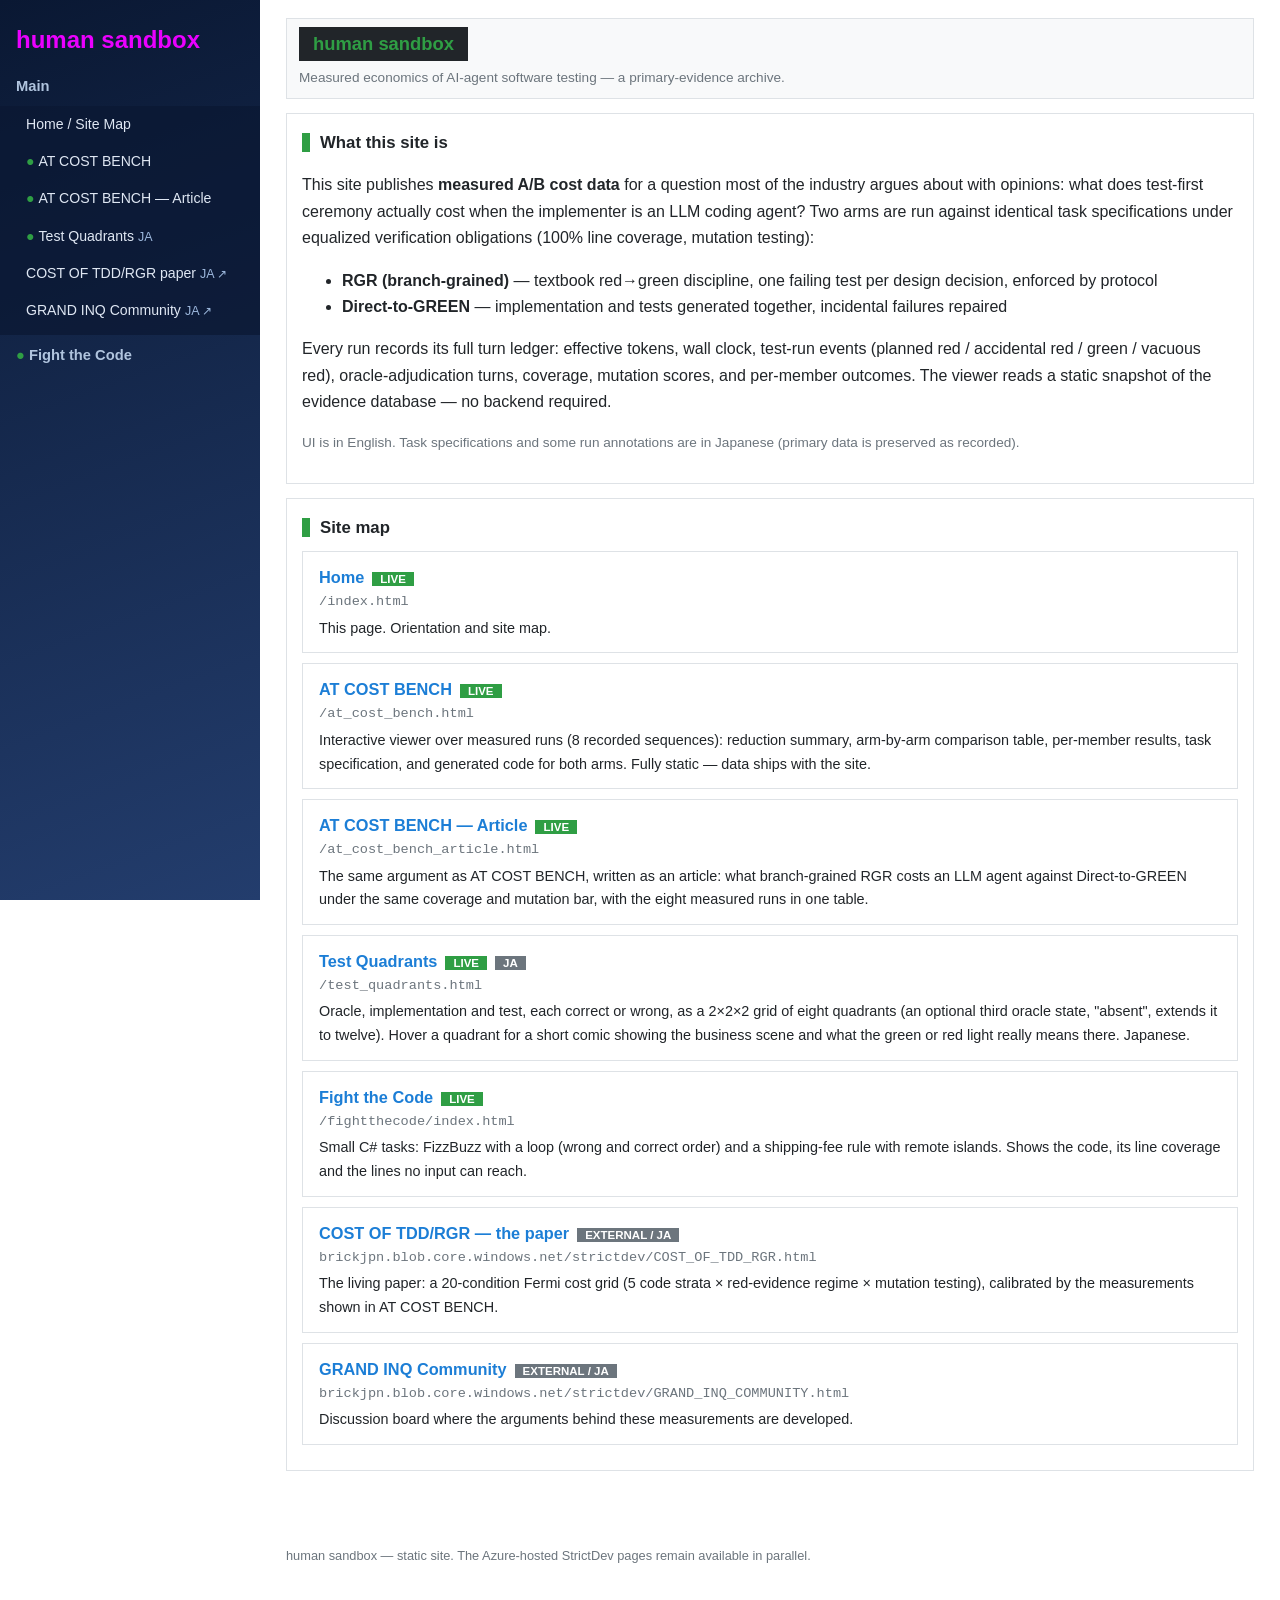
<file: index.html>
<!DOCTYPE html>
<html lang="en">
<head>
    <meta charset="UTF-8">
    <meta name="viewport" content="width=device-width, initial-scale=1.0">
    <title>human sandbox</title>
    <meta name="description" content="human sandbox — measured economics of AI-agent software testing. Primary-evidence archive of A/B cost measurements: branch-grained RGR (test-first discipline) versus direct-to-GREEN implementation by LLM coding agents.">
    <link rel="stylesheet" href="css/site.css">
</head>
<body>
    <div class="hamburger" id="hamburger">&#9776;</div>
    <nav class="sidebar" id="sidebar">
        <ul>
            <li><a href="index.html" class="logo">human sandbox</a></li>
            <li><a href="#" class="section-label">Main</a>
                <ul>
                    <li><a href="index.html">Home / Site Map</a></li>
                    <li><a href="at_cost_bench.html"><span class="dot-green">&#9679;</span>AT COST BENCH</a></li>
                    <li><a href="at_cost_bench_article.html"><span class="dot-green">&#9679;</span>AT COST BENCH &#8212; Article</a></li>
                    <li><a href="test_quadrants.html"><span class="dot-green">&#9679;</span>Test Quadrants<span class="ext">JA</span></a></li>
                    <li><a href="https://brickjpn.blob.core.windows.net/strictdev/COST_OF_TDD_RGR.html">COST OF TDD/RGR paper<span class="ext">JA &#8599;</span></a></li>
                    <li><a href="https://brickjpn.blob.core.windows.net/strictdev/GRAND_INQ_COMMUNITY.html">GRAND INQ Community<span class="ext">JA &#8599;</span></a></li>
                </ul>
            </li>
            <li><a href="fightthecode/" class="top-link"><span class="dot-green">&#9679;</span>Fight the Code</a></li>
        </ul>
    </nav>

    <main>
        <div class="header-section">
            <span class="header-title">human sandbox</span>
            <div class="header-sub">Measured economics of AI-agent software testing — a primary-evidence archive.</div>
        </div>

        <div class="section-card">
            <div class="section-title"><span class="accent-bar"></span>What this site is</div>
            <p>
                This site publishes <b>measured A/B cost data</b> for a question most of the industry argues about
                with opinions: what does test-first ceremony actually cost when the implementer is an LLM coding agent?
                Two arms are run against identical task specifications under equalized verification obligations
                (100% line coverage, mutation testing):
            </p>
            <ul>
                <li><b>RGR (branch-grained)</b> — textbook red&#8594;green discipline, one failing test per design decision, enforced by protocol</li>
                <li><b>Direct-to-GREEN</b> — implementation and tests generated together, incidental failures repaired</li>
            </ul>
            <p>
                Every run records its full turn ledger: effective tokens, wall clock, test-run events
                (planned red / accidental red / green / vacuous red), oracle-adjudication turns, coverage,
                mutation scores, and per-member outcomes. The viewer reads a static snapshot of the evidence
                database &#8212; no backend required.
            </p>
            <p class="header-sub">UI is in English. Task specifications and some run annotations are in Japanese (primary data is preserved as recorded).</p>
        </div>

        <div class="section-card">
            <div class="section-title"><span class="accent-bar"></span>Site map</div>
            <ul class="map-list">
                <li>
                    <div class="name"><a href="index.html">Home</a><span class="badge-live">LIVE</span></div>
                    <div class="path">/index.html</div>
                    <div class="desc">This page. Orientation and site map.</div>
                </li>
                <li>
                    <div class="name"><a href="at_cost_bench.html">AT COST BENCH</a><span class="badge-live">LIVE</span></div>
                    <div class="path">/at_cost_bench.html</div>
                    <div class="desc">
                        Interactive viewer over measured runs (8 recorded sequences): reduction summary,
                        arm-by-arm comparison table, per-member results, task specification, and generated code
                        for both arms. Fully static &#8212; data ships with the site.
                    </div>
                </li>
                <li>
                    <div class="name"><a href="at_cost_bench_article.html">AT COST BENCH &#8212; Article</a><span class="badge-live">LIVE</span></div>
                    <div class="path">/at_cost_bench_article.html</div>
                    <div class="desc">
                        The same argument as AT COST BENCH, written as an article: what branch-grained RGR costs an LLM agent
                        against Direct-to-GREEN under the same coverage and mutation bar, with the eight measured runs in one table.
                    </div>
                </li>
                <li>
                    <div class="name"><a href="test_quadrants.html">Test Quadrants</a><span class="badge-live">LIVE</span><span class="badge-ext">JA</span></div>
                    <div class="path">/test_quadrants.html</div>
                    <div class="desc">
                        Oracle, implementation and test, each correct or wrong, as a 2&#215;2&#215;2 grid of eight quadrants
                        (an optional third oracle state, "absent", extends it to twelve). Hover a quadrant for a short comic
                        showing the business scene and what the green or red light really means there. Japanese.
                    </div>
                </li>
                <li>
                    <div class="name"><a href="fightthecode/">Fight the Code</a><span class="badge-live">LIVE</span></div>
                    <div class="path">/fightthecode/index.html</div>
                    <div class="desc">
                        Small C# tasks: FizzBuzz with a loop (wrong and correct order) and a shipping-fee rule with remote
                        islands. Shows the code, its line coverage and the lines no input can reach.
                    </div>
                </li>
                <li>
                    <div class="name"><a href="https://brickjpn.blob.core.windows.net/strictdev/COST_OF_TDD_RGR.html">COST OF TDD/RGR &#8212; the paper</a><span class="badge-ext">EXTERNAL / JA</span></div>
                    <div class="path">brickjpn.blob.core.windows.net/strictdev/COST_OF_TDD_RGR.html</div>
                    <div class="desc">
                        The living paper: a 20-condition Fermi cost grid (5 code strata &#215; red-evidence regime &#215; mutation testing),
                        calibrated by the measurements shown in AT COST BENCH.
                    </div>
                </li>
                <li>
                    <div class="name"><a href="https://brickjpn.blob.core.windows.net/strictdev/GRAND_INQ_COMMUNITY.html">GRAND INQ Community</a><span class="badge-ext">EXTERNAL / JA</span></div>
                    <div class="path">brickjpn.blob.core.windows.net/strictdev/GRAND_INQ_COMMUNITY.html</div>
                    <div class="desc">Discussion board where the arguments behind these measurements are developed.</div>
                </li>
            </ul>
        </div>
    </main>

    <footer>
        human sandbox &#8212; static site. The Azure-hosted StrictDev pages remain available in parallel.
    </footer>

    <script>
        document.getElementById('hamburger').addEventListener('click', function () {
            document.getElementById('sidebar').classList.toggle('active');
        });
    </script>
</body>
</html>
</file>
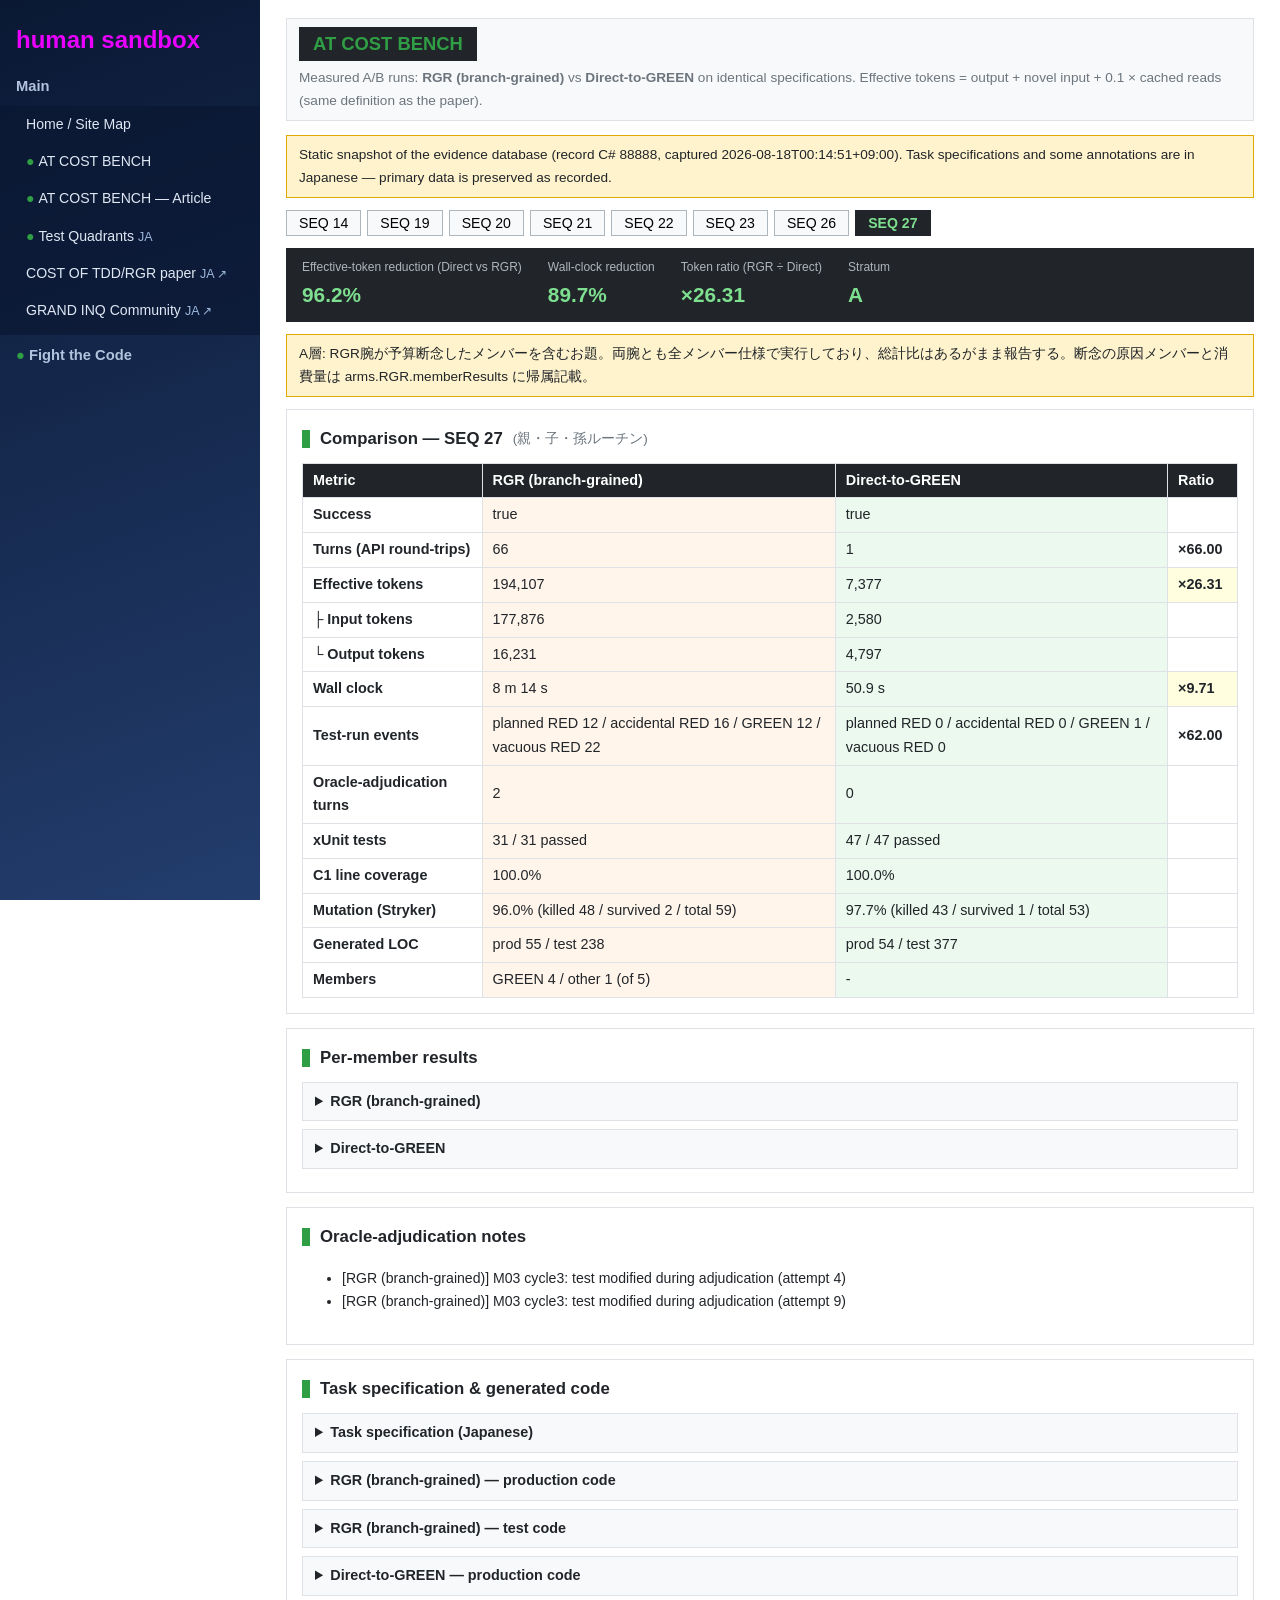
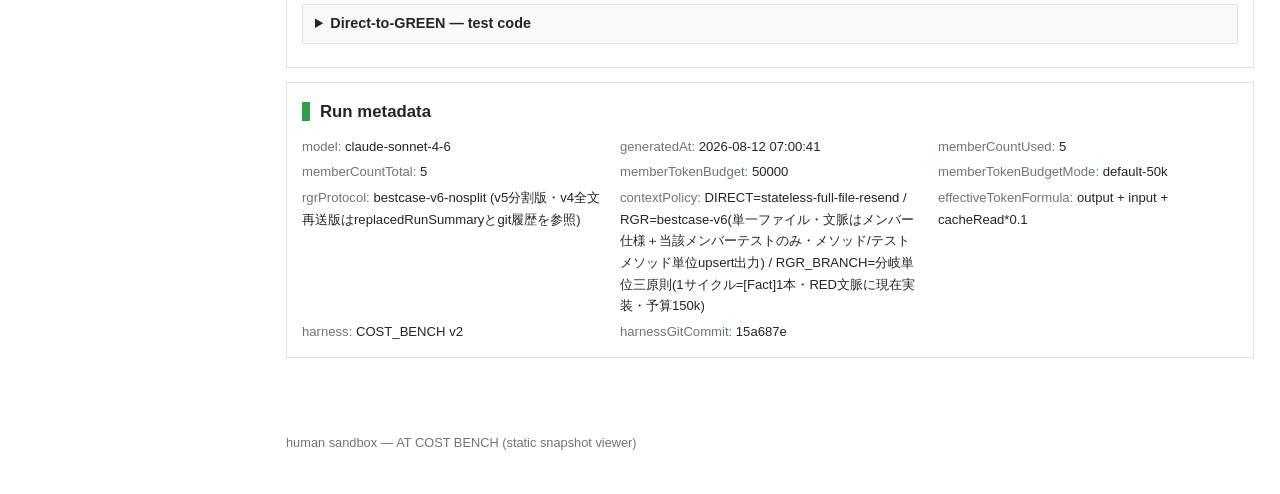
<file: at_cost_bench.html>
<!DOCTYPE html>
<html lang="en">
<head>
    <meta charset="UTF-8">
    <meta name="viewport" content="width=device-width, initial-scale=1.0">
    <title>AT COST BENCH — human sandbox</title>
    <meta name="description" content="AT COST BENCH: measured A/B cost comparison of branch-grained RGR (test-first) versus direct-to-GREEN implementation by LLM coding agents, with full turn ledgers, coverage and mutation scores.">
    <link rel="stylesheet" href="css/site.css">
</head>
<body>
    <div class="hamburger" id="hamburger">&#9776;</div>
    <nav class="sidebar" id="sidebar">
        <ul>
            <li><a href="index.html" class="logo">human sandbox</a></li>
            <li><a href="#" class="section-label">Main</a>
                <ul>
                    <li><a href="index.html">Home / Site Map</a></li>
                    <li><a href="at_cost_bench.html"><span class="dot-green">&#9679;</span>AT COST BENCH</a></li>
                    <li><a href="at_cost_bench_article.html"><span class="dot-green">&#9679;</span>AT COST BENCH &#8212; Article</a></li>
                    <li><a href="test_quadrants.html"><span class="dot-green">&#9679;</span>Test Quadrants<span class="ext">JA</span></a></li>
                    <li><a href="https://brickjpn.blob.core.windows.net/strictdev/COST_OF_TDD_RGR.html">COST OF TDD/RGR paper<span class="ext">JA &#8599;</span></a></li>
                    <li><a href="https://brickjpn.blob.core.windows.net/strictdev/GRAND_INQ_COMMUNITY.html">GRAND INQ Community<span class="ext">JA &#8599;</span></a></li>
                </ul>
            </li>
            <li><a href="fightthecode/" class="top-link"><span class="dot-green">&#9679;</span>Fight the Code</a></li>
        </ul>
    </nav>

    <main>
        <div class="header-section">
            <span class="header-title">AT COST BENCH</span>
            <div class="header-sub">
                Measured A/B runs: <b>RGR (branch-grained)</b> vs <b>Direct-to-GREEN</b> on identical specifications.
                Effective tokens = output + novel input + 0.1 &#215; cached reads (same definition as the paper).
            </div>
        </div>

        <div class="note-box">
            Static snapshot of the evidence database (<span id="snapshotInfo"></span>).
            Task specifications and some annotations are in Japanese &#8212; primary data is preserved as recorded.
        </div>

        <div class="seq-tabs" id="seqTabs"></div>

        <div id="content"></div>
    </main>

    <footer>human sandbox &#8212; AT COST BENCH (static snapshot viewer)</footer>

    <script src="data/cost_data.js"></script>
    <script>
    (function () {
        document.getElementById('hamburger').addEventListener('click', function () {
            document.getElementById('sidebar').classList.toggle('active');
        });

        var DATA = window.COST_DATA || { records: [] };
        var ARM_LABEL = { RGR_BRANCH: 'RGR (branch-grained)', RGR: 'RGR (function-grained)', DIRECT: 'Direct-to-GREEN' };
        var ARM_ORDER = ['RGR_BRANCH', 'RGR', 'DIRECT'];

        document.getElementById('snapshotInfo').textContent =
            'record ' + (DATA.recordId || '').trim() + ', captured ' + (DATA.snapshotAt || '?');

        function esc(s) {
            return String(s == null ? '' : s)
                .replace(/&/g, '&amp;').replace(/</g, '&lt;').replace(/>/g, '&gt;');
        }
        function fmtInt(v) {
            if (v == null || isNaN(v)) return '-';
            return Number(v).toLocaleString('en-US');
        }
        function fmtMs(ms) {
            if (ms == null || isNaN(ms)) return '-';
            var s = ms / 1000;
            if (s < 90) return s.toFixed(1) + ' s';
            var m = Math.floor(s / 60);
            return m + ' m ' + Math.round(s - m * 60) + ' s';
        }
        function fmtPct01(v) {
            if (v == null || isNaN(v)) return '-';
            return (v * 100).toFixed(1) + '%';
        }
        function ratioText(a, b) {
            if (a == null || b == null || !b || isNaN(a) || isNaN(b)) return '';
            return '×' + (a / b).toFixed(2);
        }
        function g(obj, path) {
            var cur = obj;
            for (var i = 0; i < path.length; i++) {
                if (cur == null) return null;
                cur = cur[path[i]];
            }
            return cur;
        }

        function armsOf(rec) {
            var arms = g(rec, ['cost', 'arms']) || {};
            var names = ARM_ORDER.filter(function (n) { return arms[n]; });
            Object.keys(arms).forEach(function (n) { if (names.indexOf(n) < 0) names.push(n); });
            return names;
        }

        function metricRow(label, arms, names, opts) {
            // opts: {value(arm), text(arm), ratio:boolean, hl:boolean}
            var tds = '';
            names.forEach(function (n) {
                var cls = (n === 'DIRECT' ? 'col-direct' : 'col-rgr') + (opts.num ? ' num' : '');
                tds += '<td class="' + cls + '">' + opts.text(arms[n], n) + '</td>';
            });
            var ratio = '';
            if (opts.ratio && names.length >= 2) {
                var first = opts.value(arms[names[0]]);
                var last = opts.value(arms['DIRECT'] || arms[names[names.length - 1]]);
                ratio = ratioText(first, last);
            }
            var hl = opts.hl ? ' hl' : '';
            return '<tr><th>' + label + '</th>' + tds +
                '<td class="col-ratio' + hl + '">' + ratio + '</td></tr>';
        }

        function eventText(a) {
            var ev = g(a, ['testRunEvents']) || {};
            return 'planned RED ' + fmtInt(ev.plannedRed) + ' / accidental RED ' + fmtInt(ev.accidentalRed) +
                   ' / GREEN ' + fmtInt(ev.green) + ' / vacuous RED ' + fmtInt(ev.vacuousRed);
        }

        function memberSummary(a) {
            var ms = g(a, ['memberResults']) || [];
            if (!ms.length) return '-';
            var green = ms.filter(function (m) { return m.status === 'GREEN'; }).length;
            return 'GREEN ' + green + ' / other ' + (ms.length - green) + ' (of ' + ms.length + ')';
        }

        function memberTable(a) {
            var ms = g(a, ['memberResults']) || [];
            if (!ms.length) return '<p>-</p>';
            var rows = ms.map(function (m) {
                var cls = m.status === 'GREEN' ? 'status-green' : 'status-other';
                return '<tr><td>' + esc(m.label) + '</td><td class="' + cls + '">' + esc(m.status) +
                    '</td><td class="num">' + fmtInt(m.turns) + '</td><td class="num">' + fmtInt(m.effTokens) +
                    '</td><td>' + esc(m.note || '') + '</td></tr>';
            }).join('');
            return '<table class="members"><thead><tr><th>Member</th><th>Status</th><th>Turns</th><th>Eff. tokens</th><th>Note</th></tr></thead><tbody>' +
                rows + '</tbody></table>';
        }

        function render(rec) {
            var cost = rec.cost || {};
            var meta = cost.meta || {};
            var cmp = cost.comparison || {};
            var arms = cost.arms || {};
            var names = armsOf(rec);
            var html = '';

            // --- banner ---
            var banner = [];
            if (cmp.effectiveTokenReductionPct != null) banner.push(['Effective-token reduction (Direct vs RGR)', cmp.effectiveTokenReductionPct + '%']);
            if (cmp.wallClockReductionPct != null) banner.push(['Wall-clock reduction', cmp.wallClockReductionPct + '%']);
            if (cmp.branchVsDirectEffectiveTokenRatio != null) banner.push(['Token ratio (RGR &#247; Direct)', '×' + cmp.branchVsDirectEffectiveTokenRatio]);
            if (cmp.spikeStratum) banner.push(['Stratum', esc(cmp.spikeStratum)]);
            if (banner.length) {
                html += '<div class="reduction-banner">' + banner.map(function (b) {
                    return '<div><div class="metric-label">' + b[0] + '</div><div class="metric-value">' + b[1] + '</div></div>';
                }).join('') + '</div>';
            }
            if (cmp.spikeStratumNote) {
                html += '<div class="note-box">' + esc(cmp.spikeStratumNote) + '</div>';
            }

            // --- comparison table ---
            var head = '<tr><th style="min-width:150px;">Metric</th>' + names.map(function (n) {
                return '<th class="' + (n === 'DIRECT' ? 'col-direct' : 'col-rgr') + '" style="min-width:150px;">' + (ARM_LABEL[n] || n) + '</th>';
            }).join('') + '<th style="min-width:70px;">Ratio</th></tr>';

            var rows = '';
            rows += metricRow('Success', arms, names, {
                text: function (a) { return a && a.success ? 'true' : 'false'; },
                value: function () { return null; }, ratio: false
            });
            rows += metricRow('Turns (API round-trips)', arms, names, {
                num: true,
                text: function (a) { return fmtInt(g(a, ['turns'])); },
                value: function (a) { return g(a, ['turns']); }, ratio: true
            });
            rows += metricRow('Effective tokens', arms, names, {
                num: true, hl: true,
                text: function (a) { return fmtInt(g(a, ['tokens', 'effective'])); },
                value: function (a) { return g(a, ['tokens', 'effective']); }, ratio: true
            });
            rows += metricRow('&#9500; Input tokens', arms, names, {
                num: true,
                text: function (a) { return fmtInt(g(a, ['tokens', 'input'])); },
                value: function () { return null; }, ratio: false
            });
            rows += metricRow('&#9492; Output tokens', arms, names, {
                num: true,
                text: function (a) { return fmtInt(g(a, ['tokens', 'output'])); },
                value: function () { return null; }, ratio: false
            });
            rows += metricRow('Wall clock', arms, names, {
                num: true, hl: true,
                text: function (a) {
                    var base = fmtMs(g(a, ['wallClockMs']));
                    var withStr = g(a, ['wallClockMsWithStryker']);
                    return withStr ? base + '<br><span style="color:#6c757d;font-size:0.8em;">incl. Stryker: ' + fmtMs(withStr) + '</span>' : base;
                },
                value: function (a) { return g(a, ['wallClockMs']); }, ratio: true
            });
            rows += metricRow('Test-run events', arms, names, {
                text: function (a) { return eventText(a); },
                value: function (a) { return g(a, ['testRunEvents', 'total']); }, ratio: true
            });
            rows += metricRow('Oracle-adjudication turns', arms, names, {
                num: true,
                text: function (a) { return fmtInt(g(a, ['testAdjudication', 'turns'])); },
                value: function () { return null; }, ratio: false
            });
            rows += metricRow('xUnit tests', arms, names, {
                text: function (a) {
                    var x = g(a, ['xunit']) || {};
                    return fmtInt(x.passed) + ' / ' + fmtInt(x.total) + ' passed';
                },
                value: function () { return null; }, ratio: false
            });
            rows += metricRow('C1 line coverage', arms, names, {
                text: function (a) { return fmtPct01(g(a, ['xunit', 'coverageLineRate'])); },
                value: function () { return null; }, ratio: false
            });
            rows += metricRow('Mutation (Stryker)', arms, names, {
                text: function (a) {
                    var s = g(a, ['stryker']) || {};
                    if (!s.executed) return '-';
                    return fmtPct01(s.mutationScore) + ' (killed ' + fmtInt(s.killed) + ' / survived ' + fmtInt(s.survived) + ' / total ' + fmtInt(s.totalMutants) + ')';
                },
                value: function () { return null; }, ratio: false
            });
            rows += metricRow('Generated LOC', arms, names, {
                text: function (a) {
                    var l = g(a, ['loc']) || {};
                    return 'prod ' + fmtInt(l.production) + ' / test ' + fmtInt(l.test);
                },
                value: function () { return null; }, ratio: false
            });
            rows += metricRow('Members', arms, names, {
                text: function (a) { return memberSummary(a); },
                value: function () { return null; }, ratio: false
            });

            html += '<div class="section-card"><div class="section-title"><span class="accent-bar"></span>Comparison &#8212; SEQ ' +
                rec.seq + (rec.roughType ? ' <span style="font-weight:400;color:#6c757d;font-size:0.85rem;">(' + esc(rec.roughType) + ')</span>' : '') +
                '</div><div style="overflow-x:auto;"><table class="compare"><thead>' + head + '</thead><tbody>' + rows + '</tbody></table></div></div>';

            // --- per-arm member details ---
            html += '<div class="section-card"><div class="section-title"><span class="accent-bar"></span>Per-member results</div>';
            names.forEach(function (n) {
                html += '<details><summary>' + (ARM_LABEL[n] || n) + '</summary><div style="padding:8px 12px;">' + memberTable(arms[n]) + '</div></details>';
            });
            html += '</div>';

            // --- adjudication notes ---
            var adjNotes = [];
            names.forEach(function (n) {
                (g(arms[n], ['testAdjudication', 'notes']) || []).forEach(function (t) { adjNotes.push('[' + (ARM_LABEL[n] || n) + '] ' + t); });
            });
            if (adjNotes.length) {
                html += '<div class="section-card"><div class="section-title"><span class="accent-bar"></span>Oracle-adjudication notes</div><ul>' +
                    adjNotes.map(function (t) { return '<li style="font-size:0.88rem;">' + esc(t) + '</li>'; }).join('') + '</ul></div>';
            }

            // --- spec & code ---
            html += '<div class="section-card"><div class="section-title"><span class="accent-bar"></span>Task specification &amp; generated code</div>';
            html += '<details><summary>Task specification (Japanese)</summary><pre class="plain">' + esc(rec.spec) + '</pre></details>';
            names.forEach(function (n) {
                var a = arms[n] || {};
                if (a.productionCode) html += '<details><summary>' + (ARM_LABEL[n] || n) + ' &#8212; production code</summary><pre>' + esc(a.productionCode) + '</pre></details>';
                if (a.testCode) html += '<details><summary>' + (ARM_LABEL[n] || n) + ' &#8212; test code</summary><pre>' + esc(a.testCode) + '</pre></details>';
            });
            html += '</div>';

            // --- meta ---
            var metaKeys = ['model', 'generatedAt', 'memberCountUsed', 'memberCountTotal', 'memberTokenBudget',
                            'memberTokenBudgetMode', 'branchCycleTokenBudget', 'rgrProtocol', 'contextPolicy',
                            'effectiveTokenFormula', 'mutationPolicy', 'harness', 'harnessGitCommit'];
            var metaHtml = metaKeys.filter(function (k) { return meta[k] != null; }).map(function (k) {
                return '<div><span class="k">' + k + ':</span> ' + esc(String(meta[k]).slice(0, 300)) + '</div>';
            }).join('');
            if (metaHtml) {
                html += '<div class="section-card"><div class="section-title"><span class="accent-bar"></span>Run metadata</div><div class="meta-grid">' + metaHtml + '</div></div>';
            }

            document.getElementById('content').innerHTML = html;
        }

        // --- tabs ---
        var tabs = document.getElementById('seqTabs');
        var records = DATA.records || [];
        if (!records.length) {
            document.getElementById('content').innerHTML =
                '<div class="note-box"><b>Data script did not load.</b> ' +
                'If you opened this page via <code>file://</code>, your browser may be blocking local script files ' +
                '(data/cost_data.js). Either open the hosted site, or serve this folder locally:' +
                '<pre style="background:#212529;color:#7ddf8f;padding:8px 12px;margin:8px 0 0;">python -m http.server 8123</pre>' +
                'then visit <code>http://localhost:8123/at_cost_bench.html</code></div>';
            return;
        }
        var current = null;
        function select(seq) {
            current = seq;
            Array.prototype.forEach.call(tabs.children, function (b) {
                b.classList.toggle('active', Number(b.dataset.seq) === seq);
            });
            var rec = records.filter(function (r) { return r.seq === seq; })[0];
            if (rec) render(rec);
            try {
                if (history.replaceState) history.replaceState(null, '', '#seq' + seq);
            } catch (e) { /* file:// では replaceState が拒否されるブラウザがある */ }
        }
        records.forEach(function (r) {
            var b = document.createElement('button');
            b.textContent = 'SEQ ' + r.seq;
            b.dataset.seq = r.seq;
            b.addEventListener('click', function () { select(r.seq); });
            tabs.appendChild(b);
        });
        var initial = records[records.length - 1].seq;
        var m = location.hash.match(/^#seq(\d+)$/);
        if (m && records.some(function (r) { return r.seq === Number(m[1]); })) initial = Number(m[1]);
        select(initial);
    })();
    </script>
</body>
</html>
</file>
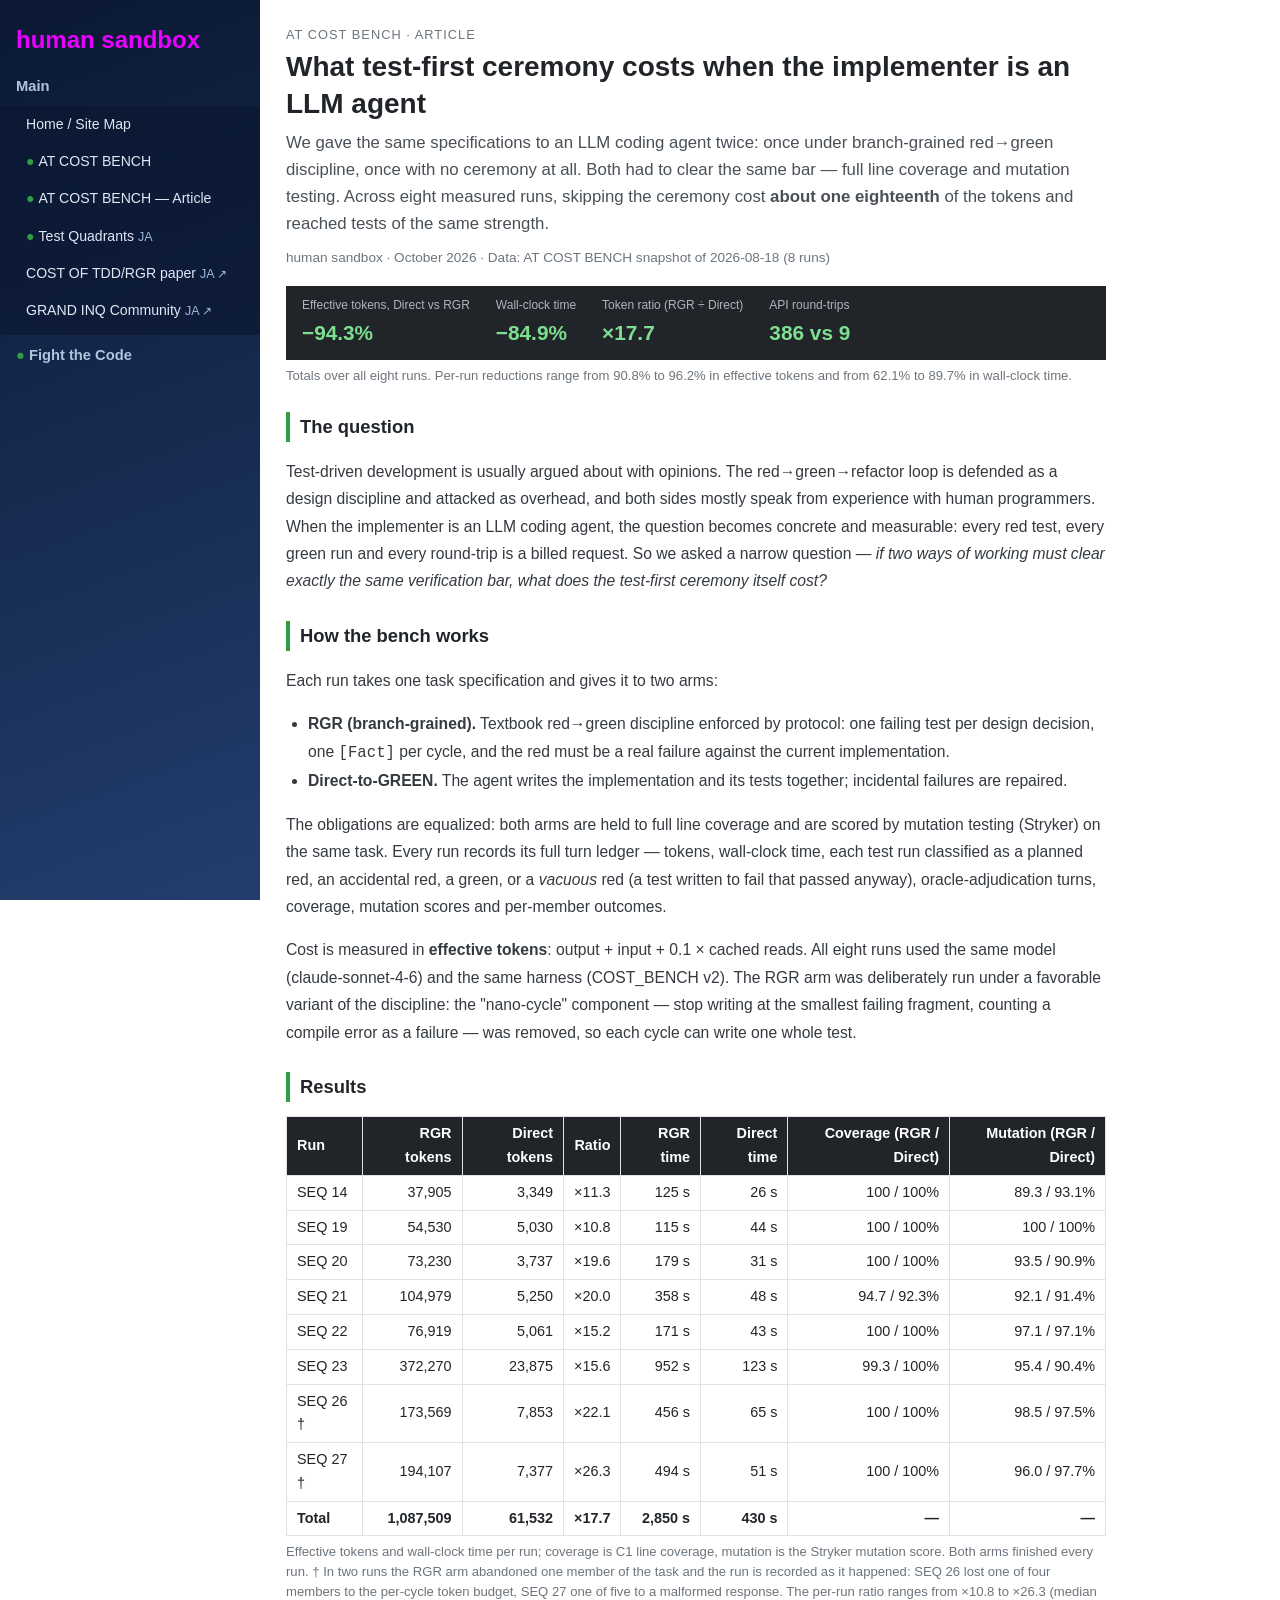
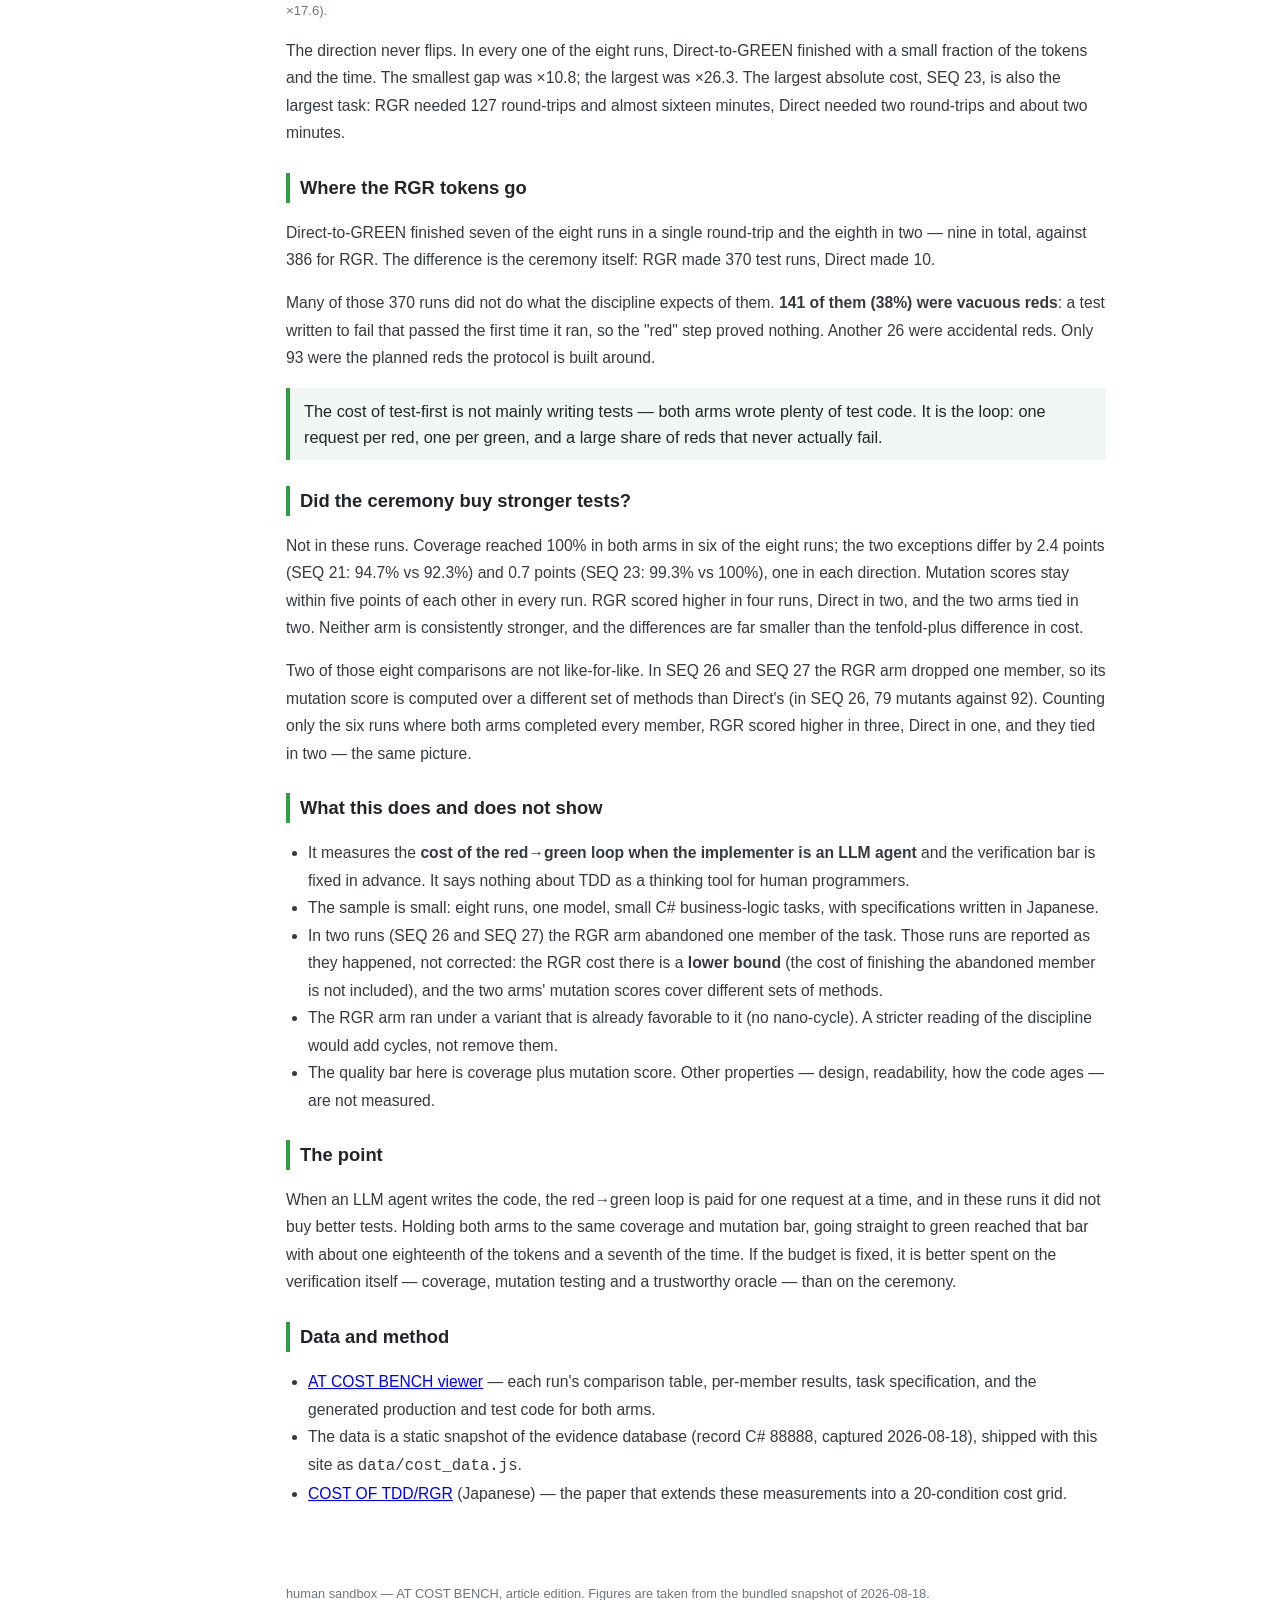
<file: at_cost_bench_article.html>
<!DOCTYPE html>
<html lang="en">
<head>
    <meta charset="UTF-8">
    <meta name="viewport" content="width=device-width, initial-scale=1.0">
    <title>What Test-First Ceremony Costs an LLM Agent — human sandbox</title>
    <meta name="description" content="An article on the AT COST BENCH measurements: across eight A/B runs on identical specifications, Direct-to-GREEN reached the same verification bar as branch-grained RGR with 94% fewer effective tokens and 85% less wall-clock time.">
    <link rel="stylesheet" href="css/site.css">
    <style>
        article.essay { max-width: 820px; }
        article.essay .kicker { color: #6c757d; font-size: 0.8rem; letter-spacing: 0.08em; text-transform: uppercase; margin: 6px 0 2px; }
        article.essay h1 { font-size: 1.75rem; line-height: 1.3; margin: 4px 0 8px; color: #212529; }
        article.essay .dek { font-size: 1.05rem; color: #495057; line-height: 1.6; margin: 0 0 10px; }
        article.essay .byline { color: #6c757d; font-size: 0.85rem; margin-bottom: 16px; }
        article.essay h2 { font-size: 1.15rem; margin: 26px 0 8px; color: #212529; border-left: 4px solid #2f9e44; padding-left: 10px; }
        article.essay p, article.essay li { line-height: 1.75; font-size: 0.98rem; color: #343a40; }
        article.essay ul { padding-left: 22px; }
        article.essay .figure { margin: 14px 0 6px; overflow-x: auto; }
        article.essay .caption { color: #6c757d; font-size: 0.82rem; margin: 4px 0 14px; line-height: 1.5; }
        article.essay table.compare td.num, article.essay table.compare th.num { text-align: right; font-variant-numeric: tabular-nums; }
        article.essay .pull { border-left: 4px solid #2f9e44; background: #f1f8f3; padding: 10px 14px; margin: 16px 0; font-size: 1.02rem; line-height: 1.6; color: #212529; }
        article.essay .reduction-banner { margin: 14px 0 6px; }
    </style>
</head>
<body>
    <div class="hamburger" id="hamburger">&#9776;</div>
    <nav class="sidebar" id="sidebar">
        <ul>
            <li><a href="index.html" class="logo">human sandbox</a></li>
            <li><a href="#" class="section-label">Main</a>
                <ul>
                    <li><a href="index.html">Home / Site Map</a></li>
                    <li><a href="at_cost_bench.html"><span class="dot-green">&#9679;</span>AT COST BENCH</a></li>
                    <li><a href="at_cost_bench_article.html"><span class="dot-green">&#9679;</span>AT COST BENCH &#8212; Article</a></li>
                    <li><a href="test_quadrants.html"><span class="dot-green">&#9679;</span>Test Quadrants<span class="ext">JA</span></a></li>
                    <li><a href="https://brickjpn.blob.core.windows.net/strictdev/COST_OF_TDD_RGR.html">COST OF TDD/RGR paper<span class="ext">JA &#8599;</span></a></li>
                    <li><a href="https://brickjpn.blob.core.windows.net/strictdev/GRAND_INQ_COMMUNITY.html">GRAND INQ Community<span class="ext">JA &#8599;</span></a></li>
                </ul>
            </li>
            <li><a href="fightthecode/" class="top-link"><span class="dot-green">&#9679;</span>Fight the Code</a></li>
        </ul>
    </nav>

    <main>
        <article class="essay">
            <div class="kicker">AT COST BENCH &middot; Article</div>
            <h1>What test-first ceremony costs when the implementer is an LLM agent</h1>
            <p class="dek">
                We gave the same specifications to an LLM coding agent twice: once under branch-grained red&#8594;green discipline,
                once with no ceremony at all. Both had to clear the same bar &#8212; full line coverage and mutation testing.
                Across eight measured runs, skipping the ceremony cost <b>about one eighteenth</b> of the tokens and reached
                tests of the same strength.
            </p>
            <div class="byline">human sandbox &middot; October 2026 &middot; Data: AT COST BENCH snapshot of 2026-08-18 (8 runs)</div>

            <div class="reduction-banner">
                <div><div class="metric-label">Effective tokens, Direct vs RGR</div><div class="metric-value">&minus;94.3%</div></div>
                <div><div class="metric-label">Wall-clock time</div><div class="metric-value">&minus;84.9%</div></div>
                <div><div class="metric-label">Token ratio (RGR &#247; Direct)</div><div class="metric-value">&times;17.7</div></div>
                <div><div class="metric-label">API round-trips</div><div class="metric-value">386 vs 9</div></div>
            </div>
            <div class="caption">Totals over all eight runs. Per-run reductions range from 90.8% to 96.2% in effective tokens and from 62.1% to 89.7% in wall-clock time.</div>

            <h2>The question</h2>
            <p>
                Test-driven development is usually argued about with opinions. The red&#8594;green&#8594;refactor loop is defended as a design
                discipline and attacked as overhead, and both sides mostly speak from experience with human programmers.
                When the implementer is an LLM coding agent, the question becomes concrete and measurable: every red test,
                every green run and every round-trip is a billed request. So we asked a narrow question &#8212;
                <i>if two ways of working must clear exactly the same verification bar, what does the test-first ceremony itself cost?</i>
            </p>

            <h2>How the bench works</h2>
            <p>Each run takes one task specification and gives it to two arms:</p>
            <ul>
                <li><b>RGR (branch-grained).</b> Textbook red&#8594;green discipline enforced by protocol: one failing test per design decision,
                    one <code>[Fact]</code> per cycle, and the red must be a real failure against the current implementation.</li>
                <li><b>Direct-to-GREEN.</b> The agent writes the implementation and its tests together; incidental failures are repaired.</li>
            </ul>
            <p>
                The obligations are equalized: both arms are held to full line coverage and are scored by mutation testing (Stryker)
                on the same task. Every run records its full turn ledger &#8212; tokens, wall-clock time, each test run classified as a
                planned red, an accidental red, a green, or a <i>vacuous</i> red (a test written to fail that passed anyway),
                oracle-adjudication turns, coverage, mutation scores and per-member outcomes.
            </p>
            <p>
                Cost is measured in <b>effective tokens</b>: output + input + 0.1 &times; cached reads. All eight runs used the same model
                (claude-sonnet-4-6) and the same harness (COST_BENCH v2). The RGR arm was deliberately run under a favorable variant
                of the discipline: the "nano-cycle" component &#8212; stop writing at the smallest failing fragment, counting a compile
                error as a failure &#8212; was removed, so each cycle can write one whole test.
            </p>

            <h2>Results</h2>
            <div class="figure">
                <table class="compare">
                    <thead>
                        <tr>
                            <th>Run</th>
                            <th class="num">RGR tokens</th>
                            <th class="num">Direct tokens</th>
                            <th class="num">Ratio</th>
                            <th class="num">RGR time</th>
                            <th class="num">Direct time</th>
                            <th class="num">Coverage (RGR / Direct)</th>
                            <th class="num">Mutation (RGR / Direct)</th>
                        </tr>
                    </thead>
                    <tbody>
                        <tr><td>SEQ 14</td><td class="num">37,905</td><td class="num">3,349</td><td class="num">&times;11.3</td><td class="num">125 s</td><td class="num">26 s</td><td class="num">100 / 100%</td><td class="num">89.3 / 93.1%</td></tr>
                        <tr><td>SEQ 19</td><td class="num">54,530</td><td class="num">5,030</td><td class="num">&times;10.8</td><td class="num">115 s</td><td class="num">44 s</td><td class="num">100 / 100%</td><td class="num">100 / 100%</td></tr>
                        <tr><td>SEQ 20</td><td class="num">73,230</td><td class="num">3,737</td><td class="num">&times;19.6</td><td class="num">179 s</td><td class="num">31 s</td><td class="num">100 / 100%</td><td class="num">93.5 / 90.9%</td></tr>
                        <tr><td>SEQ 21</td><td class="num">104,979</td><td class="num">5,250</td><td class="num">&times;20.0</td><td class="num">358 s</td><td class="num">48 s</td><td class="num">94.7 / 92.3%</td><td class="num">92.1 / 91.4%</td></tr>
                        <tr><td>SEQ 22</td><td class="num">76,919</td><td class="num">5,061</td><td class="num">&times;15.2</td><td class="num">171 s</td><td class="num">43 s</td><td class="num">100 / 100%</td><td class="num">97.1 / 97.1%</td></tr>
                        <tr><td>SEQ 23</td><td class="num">372,270</td><td class="num">23,875</td><td class="num">&times;15.6</td><td class="num">952 s</td><td class="num">123 s</td><td class="num">99.3 / 100%</td><td class="num">95.4 / 90.4%</td></tr>
                        <tr><td>SEQ 26 &#8224;</td><td class="num">173,569</td><td class="num">7,853</td><td class="num">&times;22.1</td><td class="num">456 s</td><td class="num">65 s</td><td class="num">100 / 100%</td><td class="num">98.5 / 97.5%</td></tr>
                        <tr><td>SEQ 27 &#8224;</td><td class="num">194,107</td><td class="num">7,377</td><td class="num">&times;26.3</td><td class="num">494 s</td><td class="num">51 s</td><td class="num">100 / 100%</td><td class="num">96.0 / 97.7%</td></tr>
                        <tr><th>Total</th><th class="num">1,087,509</th><th class="num">61,532</th><th class="num">&times;17.7</th><th class="num">2,850 s</th><th class="num">430 s</th><th class="num">&#8212;</th><th class="num">&#8212;</th></tr>
                    </tbody>
                </table>
            </div>
            <div class="caption">
                Effective tokens and wall-clock time per run; coverage is C1 line coverage, mutation is the Stryker mutation score.
                Both arms finished every run. &#8224; In two runs the RGR arm abandoned one member of the task and the run is
                recorded as it happened: SEQ 26 lost one of four members to the per-cycle token budget, SEQ 27 one of five to a
                malformed response. The per-run ratio ranges from &times;10.8 to &times;26.3 (median &times;17.6).
            </div>
            <p>
                The direction never flips. In every one of the eight runs, Direct-to-GREEN finished with a small fraction of the tokens and
                the time. The smallest gap was &times;10.8; the largest was &times;26.3. The largest absolute cost, SEQ 23, is also the
                largest task: RGR needed 127 round-trips and almost sixteen minutes, Direct needed two round-trips and about two minutes.
            </p>

            <h2>Where the RGR tokens go</h2>
            <p>
                Direct-to-GREEN finished seven of the eight runs in a single round-trip and the eighth in two &#8212; nine in total, against
                386 for RGR. The difference is the ceremony itself: RGR made 370 test runs, Direct made 10.
            </p>
            <p>
                Many of those 370 runs did not do what the discipline expects of them. <b>141 of them (38%) were vacuous reds</b>:
                a test written to fail that passed the first time it ran, so the "red" step proved nothing. Another 26 were accidental
                reds. Only 93 were the planned reds the protocol is built around.
            </p>
            <div class="pull">
                The cost of test-first is not mainly writing tests &#8212; both arms wrote plenty of test code. It is the loop:
                one request per red, one per green, and a large share of reds that never actually fail.
            </div>

            <h2>Did the ceremony buy stronger tests?</h2>
            <p>
                Not in these runs. Coverage reached 100% in both arms in six of the eight runs; the two exceptions differ by
                2.4 points (SEQ 21: 94.7% vs 92.3%) and 0.7 points (SEQ 23: 99.3% vs 100%), one in each direction.
                Mutation scores stay within five points of each other in every run. RGR scored higher in four runs, Direct in two,
                and the two arms tied in two. Neither arm is consistently stronger, and the differences are far smaller than the
                tenfold-plus difference in cost.
            </p>
            <p>
                Two of those eight comparisons are not like-for-like. In SEQ 26 and SEQ 27 the RGR arm dropped one member, so its
                mutation score is computed over a different set of methods than Direct's (in SEQ 26, 79 mutants against 92).
                Counting only the six runs where both arms completed every member, RGR scored higher in three, Direct in one,
                and they tied in two &#8212; the same picture.
            </p>

            <h2>What this does and does not show</h2>
            <ul>
                <li>It measures the <b>cost of the red&#8594;green loop when the implementer is an LLM agent</b> and the verification bar is
                    fixed in advance. It says nothing about TDD as a thinking tool for human programmers.</li>
                <li>The sample is small: eight runs, one model, small C# business-logic tasks, with specifications written in Japanese.</li>
                <li>In two runs (SEQ 26 and SEQ 27) the RGR arm abandoned one member of the task. Those runs are reported as they
                    happened, not corrected: the RGR cost there is a <b>lower bound</b> (the cost of finishing the abandoned member is
                    not included), and the two arms' mutation scores cover different sets of methods.</li>
                <li>The RGR arm ran under a variant that is already favorable to it (no nano-cycle). A stricter reading of the
                    discipline would add cycles, not remove them.</li>
                <li>The quality bar here is coverage plus mutation score. Other properties &#8212; design, readability, how the code
                    ages &#8212; are not measured.</li>
            </ul>

            <h2>The point</h2>
            <p>
                When an LLM agent writes the code, the red&#8594;green loop is paid for one request at a time, and in these runs it did not
                buy better tests. Holding both arms to the same coverage and mutation bar, going straight to green reached that bar with
                about one eighteenth of the tokens and a seventh of the time. If the budget is fixed, it is better spent on the
                verification itself &#8212; coverage, mutation testing and a trustworthy oracle &#8212; than on the ceremony.
            </p>

            <h2>Data and method</h2>
            <ul>
                <li><a href="at_cost_bench.html">AT COST BENCH viewer</a> &#8212; each run's comparison table, per-member results,
                    task specification, and the generated production and test code for both arms.</li>
                <li>The data is a static snapshot of the evidence database (record C# 88888, captured 2026-08-18), shipped with this site as
                    <code>data/cost_data.js</code>.</li>
                <li><a href="https://brickjpn.blob.core.windows.net/strictdev/COST_OF_TDD_RGR.html">COST OF TDD/RGR</a> (Japanese) &#8212;
                    the paper that extends these measurements into a 20-condition cost grid.</li>
            </ul>
        </article>
    </main>

    <footer>human sandbox &#8212; AT COST BENCH, article edition. Figures are taken from the bundled snapshot of 2026-08-18.</footer>

    <script>
        document.getElementById('hamburger').addEventListener('click', function () {
            document.getElementById('sidebar').classList.toggle('active');
        });
    </script>
</body>
</html>
</file>
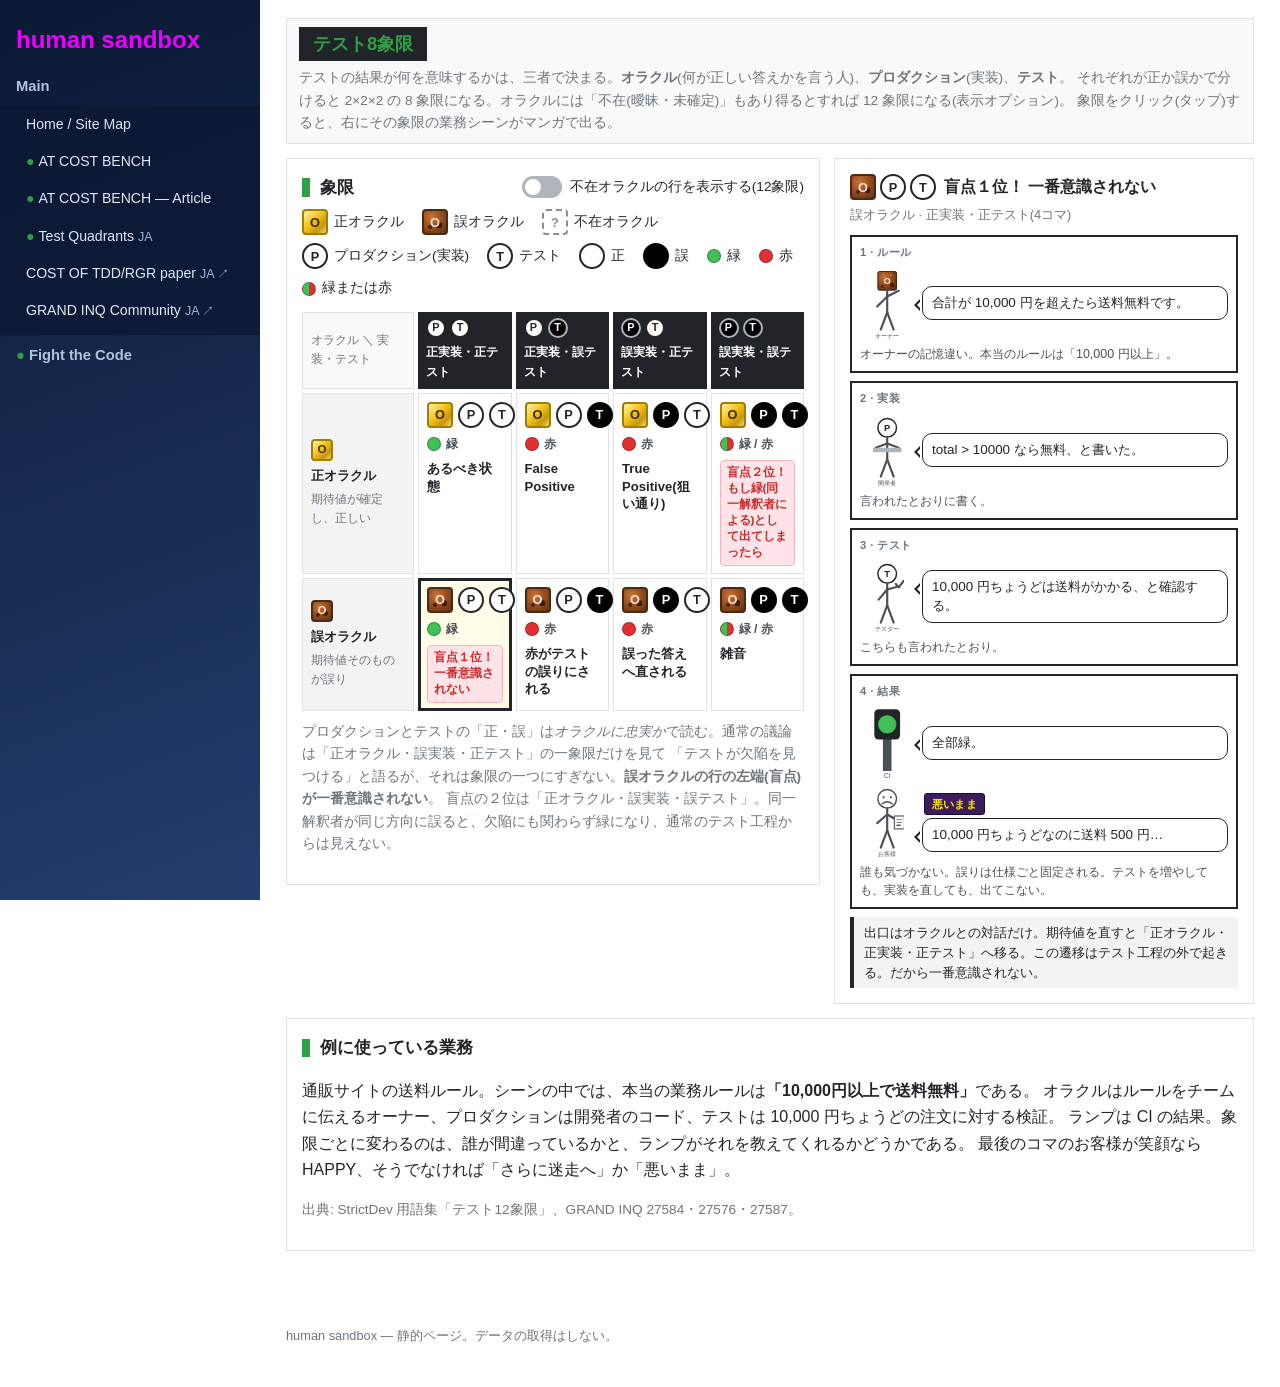
<file: test_quadrants.html>
<!DOCTYPE html>
<html lang="ja">
<head>
    <meta charset="UTF-8">
    <meta name="viewport" content="width=device-width, initial-scale=1.0">
    <title>テストの象限 — human sandbox</title>
    <meta name="description" content="テストの象限。オラクル・プロダクション・テストのそれぞれが正か誤か(オラクルは不在もあり得る)で分け、各象限で緑や赤のランプが本当は何を意味するかを示す。象限をクリックすると、その象限の業務シーンがマンガで出る。">
    <link rel="stylesheet" href="css/site.css">
    <style>
        :root {
            --ok: #2f9e44;
            --ng: #c92a2a;
            --absent: #868e96;
            --lamp-green: #40c057;
            --lamp-red: #e03131;
        }
        .layout { display: grid; grid-template-columns: minmax(0, 1fr) minmax(320px, 420px); gap: 14px; align-items: start; }
        .layout > * { min-width: 0; }
        @media (max-width: 1100px) { .layout { grid-template-columns: minmax(0, 1fr); } .comic-card { position: static !important; max-height: none !important; } }

        /* ---- toggle ---- */
        .toolbar { display: flex; justify-content: space-between; align-items: center; flex-wrap: wrap; gap: 8px 16px; margin-bottom: 8px; }
        .switch { position: relative; display: inline-flex; align-items: center; gap: 8px; cursor: pointer; font-size: 0.85rem; user-select: none; }
        .switch input { position: absolute; opacity: 0; width: 0; height: 0; }
        .switch .track { width: 40px; height: 22px; border-radius: 11px; background: #adb5bd; position: relative; transition: background 0.15s; flex: none; }
        .switch .track::after { content: ""; position: absolute; top: 3px; left: 3px; width: 16px; height: 16px; border-radius: 50%; background: #fff; transition: left 0.15s; }
        .switch input:checked + .track { background: var(--ok); }
        .switch input:checked + .track::after { left: 21px; }
        .switch input:focus-visible + .track { outline: 2px solid #212529; outline-offset: 2px; }

        /* ---- legend ---- */
        .legend { display: flex; flex-wrap: wrap; gap: 8px 18px; font-size: 0.85rem; margin: 4px 0 12px; align-items: center; }
        .legend .item { display: inline-flex; align-items: center; gap: 6px; }
        /* プロダクション・テストは丸(正=白、誤=黒)。オラクルは四角(正=金、誤=さび)。赤・緑は結果のランプだけに使う */
        .dot { display: inline-flex; align-items: center; justify-content: center; width: 26px; height: 26px; border-radius: 50%; font-weight: 700; font-size: 0.8rem; border: 2px solid #212529; flex: none; }
        .dot.ok { background: #fff; color: #212529; }
        .dot.ng { background: #000; color: #fff; border-color: #000; }
        .dot.absent { background: #fff; color: var(--absent); border: 2px dashed var(--absent); }
        .dot.o { border-radius: 4px; }
        .dot.o.ok { background: linear-gradient(135deg, #fff3b0 0%, #f6c81c 40%, #c9960c 75%, #f2d57a 100%); color: #3d2b00; border-color: #a67c00; }
        .dot.o.ng { background: radial-gradient(circle at 70% 65%, rgba(45,20,8,0.85) 0 14%, transparent 15%), radial-gradient(circle at 28% 72%, rgba(60,28,10,0.8) 0 9%, transparent 10%), radial-gradient(circle at 35% 30%, #c8763a 0%, #9a4f1f 45%, #5e3014 100%); color: #f3e2cf; border-color: #4a2a12; }
        .quad .hd .dot.ng { border-color: #adb5bd; }
        .lamp { display: inline-block; width: 14px; height: 14px; border-radius: 50%; border: 1px solid rgba(0,0,0,0.25); flex: none; }
        .lamp.green { background: var(--lamp-green); }
        .lamp.red { background: var(--lamp-red); }
        .lamp.mixed { background: linear-gradient(90deg, var(--lamp-green) 50%, var(--lamp-red) 50%); }

        /* ---- grid ---- */
        .quad { display: grid; grid-template-columns: 112px repeat(4, minmax(0, 1fr)); gap: 4px; }
        .quad .hd { background: #212529; color: #fff; font-size: 0.78rem; font-weight: 600; padding: 6px 8px; display: flex; flex-direction: column; justify-content: center; gap: 4px; }
        .quad .hd .dots { display: flex; gap: 4px; }
        .quad .hd .dots .dot { width: 20px; height: 20px; font-size: 0.68rem; }
        .quad .rh { background: #f1f3f5; border: 1px solid #dee2e6; font-size: 0.8rem; font-weight: 600; padding: 6px 8px; display: flex; flex-direction: column; justify-content: center; gap: 4px; }
        .quad .rh .dot { width: 22px; height: 22px; font-size: 0.72rem; }
        .quad .rh .sub { font-weight: 400; color: #6c757d; font-size: 0.72rem; }
        .cell { border: 1px solid #dee2e6; background: #fff; padding: 8px 8px 7px; cursor: pointer; text-align: left; font: inherit; color: inherit; display: flex; flex-direction: column; gap: 6px; min-height: 100px; transition: background 0.12s, border-color 0.12s; }
        .cell:hover, .cell:focus-visible, .cell.active { background: #fffbe6; border-color: #212529; outline: none; }
        .cell.active { box-shadow: inset 0 0 0 2px #212529; }
        .cell .dots { display: flex; gap: 5px; }
        .cell .signal { display: inline-flex; align-items: center; gap: 5px; font-size: 0.76rem; font-weight: 700; color: #495057; }
        .cell .name { font-size: 0.82rem; font-weight: 600; line-height: 1.35; }
        /* 盲点の印: 薄ピンク背景・赤文字の囲み */
        .cell .tag { display: block; font-size: 0.74rem; color: #c92a2a; background: #ffe3e8; border: 1px solid #f5b5c0; border-radius: 4px; padding: 4px 6px; font-weight: 700; line-height: 1.35; }
        .cell.unthinkable { background: #000; border-color: #000; color: #adb5bd; cursor: default; align-items: center; justify-content: center; font-size: 0.8rem; font-weight: 700; letter-spacing: 0.06em; }
        .cell.unthinkable:hover { background: #000; border-color: #000; }
        .corner { background: #f8f9fa; border: 1px solid #dee2e6; font-size: 0.72rem; color: #6c757d; padding: 6px 8px; display: flex; align-items: center; }
        /* 狭い画面では表を潰さず、横スクロールにする */
        @media (max-width: 700px) {
            .quad-wrap { overflow-x: auto; -webkit-overflow-scrolling: touch; }
            .quad { min-width: 620px; grid-template-columns: 96px repeat(4, minmax(0, 1fr)); }
            .cell { min-height: 88px; padding: 6px 6px; }
            .cell .name { font-size: 0.76rem; }
            .cell .dots .dot { width: 22px; height: 22px; font-size: 0.7rem; }
        }

        /* ---- comic ---- */
        .comic-card { position: sticky; top: 14px; max-height: calc(100vh - 28px); overflow-y: auto; }
        .comic-head { display: flex; align-items: center; gap: 8px; flex-wrap: wrap; margin-bottom: 4px; }
        .comic-head .dots { display: flex; gap: 4px; }
        .comic-title { font-weight: 700; font-size: 0.98rem; }
        .comic-sub { font-size: 0.8rem; color: #6c757d; margin-bottom: 10px; }
        .panel { border: 2px solid #212529; background: #fff; margin-bottom: 8px; padding: 6px 8px 8px; }
        .panel .num { font-size: 0.7rem; color: #6c757d; font-weight: 700; letter-spacing: 0.04em; margin-bottom: 4px; }
        /* 1行 = 話者の棒人間(左) + その発言(右)。話者が複数なら縦に並ぶ */
        .line { display: grid; grid-template-columns: 54px minmax(0, 1fr); gap: 8px; align-items: center; margin: 2px 0; }
        .line .stage { display: flex; justify-content: center; }
        .line .stage svg { height: 76px; width: auto; display: block; }
        .line .say { min-width: 0; }
        .bubble { position: relative; background: #fff; border: 1.5px solid #212529; border-radius: 10px; padding: 6px 9px; font-size: 0.84rem; line-height: 1.45; }
        .bubble::before { content: ""; position: absolute; left: -9px; top: 12px; border: 6px solid transparent; border-right-color: #212529; border-left: 0; }
        .bubble::after { content: ""; position: absolute; left: -6px; top: 13px; border: 5px solid transparent; border-right-color: #fff; border-left: 0; }
        .bubble.think { border-style: dashed; }
        /* 発言の上のラベル: good=薄ピンク・赤文字、bad=ばいきんまん色(紫地に黄文字) */
        .chip { display: inline-block; font-size: 0.7rem; font-weight: 700; padding: 1px 7px; border-radius: 3px; margin: 0 0 3px 2px; letter-spacing: 0.02em; }
        .chip.good { background: #ffe3e8; color: #c92a2a; border: 1px solid #f5b5c0; }
        .chip.bad { background: #3b1d5e; color: #ffe600; border: 1px solid #1c0c33; }
        .caption { font-size: 0.78rem; color: #495057; line-height: 1.45; margin-top: 4px; }
        /* 途中から左右に分裂する(赤になる場合 / 緑になる場合) */
        .split { display: grid; grid-template-columns: 1fr 1fr; gap: 6px; margin-bottom: 8px; }
        .branch { border: 2px dashed #212529; padding: 5px 5px 2px; background: #fafafa; min-width: 0; }
        .branch-head { display: flex; align-items: center; gap: 6px; font-weight: 700; font-size: 0.78rem; margin: 0 0 6px 2px; }
        .branch .panel { padding: 5px 5px 6px; margin-bottom: 6px; }
        .branch .line { grid-template-columns: 40px minmax(0, 1fr); gap: 5px; }
        .branch .line .stage svg { height: 58px; }
        .branch .bubble { font-size: 0.74rem; padding: 4px 6px; border-radius: 8px; }
        .branch .chip { font-size: 0.64rem; padding: 1px 5px; }
        .branch .caption { font-size: 0.7rem; }
        .branch .num { font-size: 0.66rem; }
        .exit { font-size: 0.82rem; margin-top: 4px; padding: 6px 10px; background: #f1f3f5; border-left: 4px solid #212529; line-height: 1.5; }
    </style>
</head>
<body>
    <div class="hamburger" id="hamburger">&#9776;</div>
    <nav class="sidebar" id="sidebar">
        <ul>
            <li><a href="index.html" class="logo">human sandbox</a></li>
            <li><a href="#" class="section-label">Main</a>
                <ul>
                    <li><a href="index.html">Home / Site Map</a></li>
                    <li><a href="at_cost_bench.html"><span class="dot-green">&#9679;</span>AT COST BENCH</a></li>
                    <li><a href="at_cost_bench_article.html"><span class="dot-green">&#9679;</span>AT COST BENCH &#8212; Article</a></li>
                    <li><a href="test_quadrants.html"><span class="dot-green">&#9679;</span>Test Quadrants<span class="ext">JA</span></a></li>
                    <li><a href="https://brickjpn.blob.core.windows.net/strictdev/COST_OF_TDD_RGR.html">COST OF TDD/RGR paper<span class="ext">JA &#8599;</span></a></li>
                    <li><a href="https://brickjpn.blob.core.windows.net/strictdev/GRAND_INQ_COMMUNITY.html">GRAND INQ Community<span class="ext">JA &#8599;</span></a></li>
                </ul>
            </li>
            <li><a href="fightthecode/" class="top-link"><span class="dot-green">&#9679;</span>Fight the Code</a></li>
        </ul>
    </nav>

    <main>
        <div class="header-section">
            <span class="header-title">テスト<span id="qcount">8</span>象限</span>
            <div class="header-sub">
                テストの結果が何を意味するかは、三者で決まる。<b>オラクル</b>(何が正しい答えかを言う人)、<b>プロダクション</b>(実装)、<b>テスト</b>。
                それぞれが正か誤かで分けると 2×2×2 の 8 象限になる。オラクルには「不在(曖昧・未確定)」もあり得るとすれば 12 象限になる(表示オプション)。
                象限をクリック(タップ)すると、右にその象限の業務シーンがマンガで出る。
            </div>
        </div>

        <div class="layout">
            <div class="section-card">
                <div class="toolbar">
                    <div class="section-title" style="margin-bottom:0"><span class="accent-bar"></span>象限</div>
                    <label class="switch"><input type="checkbox" id="absent-toggle"><span class="track"></span>不在オラクルの行を表示する(12象限)</label>
                </div>
                <div class="legend">
                    <span class="item"><span class="dot o ok">O</span> 正オラクル</span>
                    <span class="item"><span class="dot o ng">O</span> 誤オラクル</span>
                    <span class="item" id="legend-absent" hidden><span class="dot o absent">?</span> 不在オラクル</span>
                    <span class="item"><span class="dot ok">P</span> プロダクション(実装)</span>
                    <span class="item"><span class="dot ok">T</span> テスト</span>
                    <span class="item"><span class="dot ok">&nbsp;</span> 正</span>
                    <span class="item"><span class="dot ng">&nbsp;</span> 誤</span>
                    <span class="item"><span class="lamp green"></span> 緑</span>
                    <span class="item"><span class="lamp red"></span> 赤</span>
                    <span class="item"><span class="lamp mixed"></span> 緑または赤</span>
                </div>
                <div class="quad-wrap"><div class="quad" id="quad" role="grid" aria-label="テストの象限"></div></div>
                <p class="header-sub" style="margin-top:10px">
                    プロダクションとテストの「正・誤」は<i>オラクルに忠実か</i>で読む。通常の議論は「正オラクル・誤実装・正テスト」の一象限だけを見て
                    「テストが欠陥を見つける」と語るが、それは象限の一つにすぎない。<b>誤オラクルの行の左端(盲点)が一番意識されない</b>。
                    盲点の２位は「正オラクル・誤実装・誤テスト」。同一解釈者が同じ方向に誤ると、欠陥にも関わらず緑になり、通常のテスト工程からは見えない。
                    <span id="absent-note" hidden>不在オラクルの行では、プロダクションとテストのどちらが正でどちらが誤かを決める参照点が無い。片方だけが正という中央の二つは考え得ない(unthinkable)。</span>
                </p>
            </div>

            <div class="section-card comic-card" id="comic">
                <div class="comic-head">
                    <div class="dots" id="comic-dots"></div>
                    <span class="comic-title" id="comic-title"></span>
                </div>
                <div class="comic-sub" id="comic-sub"></div>
                <div id="panels"></div>
                <div class="exit" id="comic-exit"></div>
            </div>
        </div>

        <div class="section-card">
            <div class="section-title"><span class="accent-bar"></span>例に使っている業務</div>
            <p>
                通販サイトの送料ルール。シーンの中では、本当の業務ルールは<b>「10,000円以上で送料無料」</b>である。
                オラクルはルールをチームに伝えるオーナー、プロダクションは開発者のコード、テストは 10,000 円ちょうどの注文に対する検証。
                ランプは CI の結果。象限ごとに変わるのは、誰が間違っているかと、ランプがそれを教えてくれるかどうかである。
                最後のコマのお客様が笑顔なら HAPPY、そうでなければ「さらに迷走へ」か「悪いまま」。
            </p>
            <p class="header-sub">
                出典: StrictDev 用語集「テスト12象限」、GRAND INQ 27584・27576・27587。
            </p>
        </div>
    </main>

    <footer>human sandbox &#8212; 静的ページ。データの取得はしない。</footer>

    <script>
        // ---------- データ ----------
        // 状態: 'ok' | 'ng' | 'absent'
        const ROWS = [
            { key: 'correct', o: 'ok',     label: '正オラクル',   sub: '期待値が確定し、正しい' },
            { key: 'wrong',   o: 'ng',     label: '誤オラクル',   sub: '期待値そのものが誤り' },
            { key: 'absent',  o: 'absent', label: '不在オラクル', sub: '曖昧・未確定', optional: true }
        ];
        const COLS = [
            { p: 'ok', t: 'ok', label: '正実装・正テスト' },
            { p: 'ok', t: 'ng', label: '正実装・誤テスト' },
            { p: 'ng', t: 'ok', label: '誤実装・正テスト' },
            { p: 'ng', t: 'ng', label: '誤実装・誤テスト' }
        ];

        // 登場人物: O=オーナー(オラクル) P=開発者(プロダクション) T=テスター CI=ランプ CUST=お客様
        // コマ: { h:見出し, lines:[{who:{r,s}, say:'…', think?, label?}], caption }
        //   1行 = 話者1人 + その発言。話者が複数なら縦に並ぶ。label は発言の上に出る印(GOOD=薄ピンク / HAPPY=薄ピンク / ASTRAY・STILL_BAD=ばいきんまん色)
        // 分裂: { split:[ {lamp:'red', title:'…', panels:[…]}, {lamp:'green', title:'…', panels:[…]} ] } — 左右2列になる
        const O_OK = {r:'O', s:'ok'}, O_NG = {r:'O', s:'ng'}, O_AB = {r:'O', s:'absent'};
        const P_OK = {r:'P', s:'ok'}, P_NG = {r:'P', s:'ng'}, T_OK = {r:'T', s:'ok'}, T_NG = {r:'T', s:'ng'};
        const CI_G = {r:'CI', s:'green'}, CI_R = {r:'CI', s:'red'};
        const CU_OK = {r:'CUST', s:'ok'}, CU_NG = {r:'CUST', s:'ng'};
        const GOOD = {text: '良い気づきから良い方へ！', kind: 'good'};
        const HAPPY = {text: 'HAPPY', kind: 'good'};
        const ASTRAY = {text: 'さらに迷走へ', kind: 'bad'};
        const STILL_BAD = {text: '悪いまま', kind: 'bad'};

        const RULE_OK     = { h: 'ルール', lines: [{who: O_OK, say: '10,000 円以上で送料無料です。'}], caption: 'ルールは正しく伝わっている。' };
        const RULE_WRONG  = { h: 'ルール', lines: [{who: O_NG, say: '合計が 10,000 円を超えたら送料無料です。'}], caption: 'オーナーの記憶違い。本当のルールは「10,000 円以上」。' };
        const RULE_ABSENT = { h: 'ルール', lines: [{who: O_AB, say: 'だいたい 1 万円を超えたら送料無料でいいよ。', think: true}], caption: '「超えたら」は 1 万円ちょうどを含むのか。オーナーはまだ決めていない。' };
        const CHARGED = '10,000 円ちょうどなのに送料 500 円…';

        const SCENES_BY_KEY = {
            correct: [ // 正オラクル
              { name: 'あるべき状態', lamp: 'green',
                panels: [
                  RULE_OK,
                  { h: '実装とテスト', lines: [{who: P_OK, say: 'total >= 10000 なら無料、と書いた。'}, {who: T_OK, say: '10,000 円は無料、9,999 円は有料、と確認する。'}], caption: 'どちらも忠実。' },
                  { h: '結果', lines: [{who: CI_G, say: '緑。'}, {who: CU_OK, say: '送料無料で届いた。', label: HAPPY}], caption: '他の全ての象限が目指す場所。' } ],
                exit: 'ORANGE の成立域(無反復有限分岐)では、結果表の導出でここへ直行する。プロダクションとテストの正誤が、コードから同時に固定される。' },
              { name: 'False Positive', lamp: 'red',
                panels: [
                  RULE_OK,
                  { h: '実装とテスト', lines: [{who: P_OK, say: 'total >= 10000 なら無料、と書いた。'}, {who: T_NG, say: '10,000 円は有料、と書いてしまった(書き間違い)。'}], caption: 'コードは正しく、テストが誤り。' },
                  { h: '赤', lines: [{who: CI_R, say: '赤。'}, {who: P_OK, say: 'テストは仕様だ。コードを > に直そう…'}], caption: 'この象限が生む事故。直す側を間違える。' },
                  { h: '結果', lines: [{who: CI_G, say: '緑。'}, {who: CU_NG, say: CHARGED, label: ASTRAY}], caption: '緑は回復したが、正しかったコードが壊れた。' } ],
                exit: '出口はテストの修正。危険なのは「テストが仕様である」と信じる規律。' },
              { name: 'True Positive(狙い通り)', lamp: 'red',
                panels: [
                  RULE_OK,
                  { h: '実装とテスト', lines: [{who: P_NG, say: 'total > 10000 なら無料(境界を一つ間違えた)。'}, {who: T_OK, say: '10,000 円は無料、と確認する。'}], caption: 'コードが誤り、テストが正しい。' },
                  { h: '赤', lines: [{who: CI_R, say: '赤。'}, {who: P_NG, say: '境界の間違いだ。>= に直す。', label: GOOD}], caption: 'テストが本来の職務を果たす。' },
                  { h: '結果', lines: [{who: CI_G, say: '緑。'}, {who: CU_OK, say: '送料無料で届いた。', label: HAPPY}], caption: 'テストの教科書的な物語。' } ],
                exit: 'テストが本来の職務を果たす唯一の象限。8 つのうちの 1 つ(不在の行を含めても 12 のうちの 1 つ)にすぎない。' },
              { name: '', tag: '盲点２位！ もし緑(同一解釈者による)として出てしまったら', lamp: 'mixed',
                panels: [
                  RULE_OK,
                  { h: '実装とテスト', lines: [{who: P_NG, say: 'total > 10000 なら無料(境界を一つ間違えた)。'}, {who: T_NG, say: 'fee >= 0 を確認(常に真)。または同じ読み違いで、10,000 円は有料、と書く。'}], caption: '両方が誤っている。向きが違うか、同じか。' },
                  { split: [
                    { lamp: 'red', title: '別方向なら赤', panels: [
                      { h: '赤', lines: [{who: CI_R, say: '赤。'}, {who: T_NG, say: 'テストは 10,000 円が無料と言っている。'}, {who: P_NG, say: 'コードは有料にしている。'}], caption: '向きが違えば赤が立ち、どちらかが疑われる。' },
                      { h: '結果', lines: [{who: P_OK, say: '見直して両方直した。', label: GOOD}, {who: CI_G, say: '緑。'}, {who: CU_OK, say: '送料無料で届いた。', label: HAPPY}], caption: '赤が出れば気づける。' } ] },
                    { lamp: 'green', title: '同方向なら緑(同一解釈者)', panels: [
                      { h: '結果', lines: [{who: CI_G, say: '緑。'}, {who: CU_NG, say: CHARGED, label: STILL_BAD}], caption: '欠陥にも関わらず緑。誰も気づかない。' } ] } ] } ],
                exit: '同方向の誤りは緑、別方向なら赤。緑のまま残る側が盲点２位で、通常のテスト工程からは見えない。' }
            ],
            wrong: [ // 誤オラクル
              { name: '', tag: '盲点１位！ 一番意識されない', lamp: 'green',
                panels: [
                  RULE_WRONG,
                  { h: '実装', lines: [{who: P_OK, say: 'total > 10000 なら無料、と書いた。'}], caption: '言われたとおりに書く。' },
                  { h: 'テスト', lines: [{who: T_OK, say: '10,000 円ちょうどは送料がかかる、と確認する。'}], caption: 'こちらも言われたとおり。' },
                  { h: '結果', lines: [{who: CI_G, say: '全部緑。'}, {who: CU_NG, say: CHARGED, label: STILL_BAD}], caption: '誰も気づかない。誤りは仕様ごと固定される。テストを増やしても、実装を直しても、出てこない。' } ],
                exit: '出口はオラクルとの対話だけ。期待値を直すと「正オラクル・正実装・正テスト」へ移る。この遷移はテスト工程の外で起きる。だから一番意識されない。' },
              { name: '赤がテストの誤りにされる', lamp: 'red',
                panels: [
                  RULE_WRONG,
                  { h: '実装とテスト', lines: [{who: P_OK, say: 'total > 10000 なら無料、と書いた。'}, {who: T_NG, say: '10,000 円ちょうどは無料、と書く(現場の運用を覚えている)。'}], caption: 'オラクル基準では「誤テスト」。' },
                  { h: '赤', lines: [{who: CI_R, say: '赤。'}, {who: O_NG, say: 'テストが仕様と違う。テストを直せ。'}], caption: '赤は本物の信号だが、参照点が誤っているので、テストの間違いとして処理される。' },
                  { h: '結果', lines: [{who: T_OK, say: '10,000 円は有料、に書き直した。'}, {who: CI_G, say: '緑。'}, {who: CU_NG, say: CHARGED, label: ASTRAY}], caption: 'バグは残る。一度出た正しい赤が、手続きで消される。' } ],
                exit: '出口はやはりオラクル。テストを「直す」前に、参照点を疑う必要がある。' },
              { name: '誤った答えへ直される', lamp: 'red',
                panels: [
                  RULE_WRONG,
                  { h: '実装とテスト', lines: [{who: P_NG, say: 'total >= 10000 なら無料(店の運用を知っている)。'}, {who: T_OK, say: '10,000 円ちょうどは有料、と確認する。'}], caption: '実装は偶然、現実に合っている。テストはオラクルに忠実。' },
                  { h: '赤', lines: [{who: CI_R, say: '赤。'}, {who: P_NG, say: 'コードのバグか。>= を > に直す。'}], caption: 'テストは教科書どおりに働く。' },
                  { h: '結果', lines: [{who: CI_G, say: '緑。'}, {who: CU_NG, say: CHARGED, label: ASTRAY}], caption: '検出は機能し、コードを真実から遠ざけた。' } ],
                exit: '検出と正しさは別のもの。テストが完璧に働いて、製品が悪くなる象限。' },
              { name: '雑音', lamp: 'mixed',
                panels: [
                  RULE_WRONG,
                  { h: '実装とテスト', lines: [{who: P_NG, say: '記憶で書いた。'}, {who: T_NG, say: '記憶で書いた。'}], caption: '二人とも仕様からずれた。向きが違うか、同じか。' },
                  { split: [
                    { lamp: 'red', title: '別方向なら赤', panels: [
                      { h: '赤', lines: [{who: CI_R, say: '赤。'}, {who: O_NG, say: '仕様に合わせて直せ。'}], caption: '参照点が誤っている以上、どちらを直しても正しくはならない。' },
                      { h: '結果', lines: [{who: CI_G, say: '緑。'}, {who: CU_NG, say: CHARGED, label: ASTRAY}], caption: '誤オラクルに合わせて直しただけ。' } ] },
                    { lamp: 'green', title: '同方向なら緑', panels: [
                      { h: '結果', lines: [{who: CI_G, say: '緑。'}, {who: CU_NG, say: CHARGED, label: STILL_BAD}], caption: '同じ方向にずれただけ。この緑にも意味は無い。' } ] } ] } ],
                exit: 'オラクルを直すまで、ここでは何も推論できない。' }
            ],
            absent: [ // 不在オラクル(表示オプション)
              { name: '一致であって正しさではない', lamp: 'green',
                panels: [
                  RULE_ABSENT,
                  { h: '実装とテスト', lines: [{who: P_OK, say: 'total >= 10000 と読んだ。'}, {who: T_OK, say: '10,000 円は無料、と読んだ。'}], caption: '二人とも同じ読みを選んだ。' },
                  { h: '結果', lines: [{who: CI_G, say: '緑。'}, {who: CU_OK, say: '送料無料で届いた。', label: HAPPY}], caption: 'お客様は喜んでいるが、それが正しいルールかは誰も決めていない。二人の読みが一致しただけ。同じ訓練分布、同じ推測。' } ],
                exit: '「独立したテスター」の実験が測っているのはこの緑。解釈の一致であって、正しさの証拠ではない。' },
              null,
              null,
              { name: '曖昧なスタートから同一解釈者ムーブ → 緑', lamp: 'mixed',
                panels: [
                  RULE_ABSENT,
                  { h: '同一解釈者ムーブ', lines: [{who: P_NG, say: '一つのモデルがコードを書く。> 10000 と読んだ。'}, {who: T_NG, say: '同じモデルがテストも書く。同じく > 10000。'}], caption: '同じ書き手、同じ読み。曖昧さは決着せず、一つの読みに畳まれる。' },
                  { split: [
                    { lamp: 'red', title: '別々の読み違いなら赤', panels: [
                      { h: '赤', lines: [{who: CI_R, say: '赤。'}, {who: O_AB, say: 'どっちが正しいの? 決めてなかった…', think: true}], caption: '赤は欠陥ではなく、曖昧さの露出。オーナーへの質問になる。' },
                      { h: '結果', lines: [{who: O_OK, say: '10,000 円ちょうども無料にする、と決めた。', label: GOOD}, {who: CU_OK, say: '送料無料で届いた。', label: HAPPY}], caption: '決まった時点で、正オラクルの行に入る。' } ] },
                    { lamp: 'green', title: '同一解釈者なら緑', panels: [
                      { h: '結果', lines: [{who: CI_G, say: '緑。'}, {who: CU_NG, say: '1 万円ちょうどなのに送料…', label: STILL_BAD}], caption: '誰も聞かなかった。推測がコードとテストの両方に焼き込まれる。' } ] } ] } ],
                exit: '曖昧なスタートから、同一解釈者ムーブで緑に着地する(別々の読み違いなら赤)。一つのモデルが実装とテストを書くと、緑側に落ちる確率が最も高い。結果表なら「10,000 → 有料」の行がそのまま出て、オーナーに「これでいいか」と聞ける。推測が行として露出し、裁定される。' }
            ]
        };
        // 行の並びは ROWS が決める。シーンは行のキーで引く。
        const SCENES = ROWS.map(r => SCENES_BY_KEY[r.key]);
        const DEFAULT_CELL = [ROWS.findIndex(r => r.key === 'wrong'), 0]; // 初期表示は盲点

        // ---------- 描画部品 ----------
        const COLOR = { ok: '#2f9e44', ng: '#c92a2a', absent: '#868e96', green: '#40c057', red: '#e03131' };

        function dot(letter, state) {
            const d = document.createElement('span');
            d.className = 'dot ' + state + (letter === 'O' ? ' o' : '');
            d.textContent = state === 'absent' ? '?' : letter;
            return d;
        }
        function lampEl(kind) { const l = document.createElement('span'); l.className = 'lamp ' + kind; return l; }

        // 小さな SVG の人物。頭: オラクルは四角(正=金、誤=さび、不在=点線)。P・T は丸(正=白、誤=黒)。CI はランプ、CUST はお客様。
        function figure(a, x) {
            const s = a.s;
            const F = 'font-family="Segoe UI, Meiryo, sans-serif"';
            if (a.r === 'CI') {
                const fill = s === 'mixed' ? 'url(#mixed)' : COLOR[s];
                return `<g transform="translate(${x},0)">
                    <rect x="14" y="46" width="12" height="46" fill="#495057"/>
                    <rect x="2" y="6" width="36" height="42" rx="6" fill="#212529"/>
                    <circle cx="20" cy="27" r="13" fill="${fill}" stroke="#000" stroke-opacity="0.35"/>
                    <text x="20" y="102" text-anchor="middle" font-size="9" fill="#495057" ${F}>${a.label || 'CI'}</text></g>`;
            }
            if (a.r === 'CUST') {
                const face = s === 'ok' ? 'M13 26 q7 6 14 0' : 'M13 29 q7 -6 14 0';
                return `<g transform="translate(${x},0)">
                    <circle cx="20" cy="22" r="13" fill="#fff" stroke="#495057" stroke-width="2"/>
                    <circle cx="15" cy="20" r="1.6" fill="#495057"/><circle cx="25" cy="20" r="1.6" fill="#495057"/>
                    <path d="${face}" stroke="#495057" stroke-width="2" fill="none" stroke-linecap="round"/>
                    <line x1="20" y1="35" x2="20" y2="66" stroke="#495057" stroke-width="3" stroke-linecap="round"/>
                    <line x1="20" y1="44" x2="6" y2="56" stroke="#495057" stroke-width="3" stroke-linecap="round"/>
                    <line x1="20" y1="44" x2="34" y2="52" stroke="#495057" stroke-width="3" stroke-linecap="round"/>
                    <rect x="30" y="46" width="14" height="18" fill="#fff" stroke="#495057" stroke-width="1.5"/>
                    <line x1="33" y1="51" x2="41" y2="51" stroke="#495057"/><line x1="33" y1="55" x2="41" y2="55" stroke="#495057"/><line x1="33" y1="59" x2="39" y2="59" stroke="#495057" stroke-width="2"/>
                    <line x1="20" y1="66" x2="11" y2="90" stroke="#495057" stroke-width="3" stroke-linecap="round"/>
                    <line x1="20" y1="66" x2="29" y2="90" stroke="#495057" stroke-width="3" stroke-linecap="round"/>
                    <text x="20" y="102" text-anchor="middle" font-size="9" fill="#495057" ${F}>お客様</text></g>`;
            }
            let head;
            if (a.r === 'O') {
                head = s === 'absent'
                    ? `<rect x="7" y="9" width="26" height="26" rx="3" fill="#fff" stroke="${COLOR.absent}" stroke-width="2.5" stroke-dasharray="4 3"/><text x="20" y="27" text-anchor="middle" font-size="14" font-weight="700" fill="${COLOR.absent}" ${F}>?</text>`
                    : s === 'ok'
                    ? `<rect x="7" y="9" width="26" height="26" rx="3" fill="url(#gold)" stroke="#a67c00" stroke-width="1.5"/><text x="20" y="27" text-anchor="middle" font-size="13" font-weight="700" fill="#3d2b00" ${F}>O</text>`
                    : `<rect x="7" y="9" width="26" height="26" rx="3" fill="url(#rust)" stroke="#4a2a12" stroke-width="1.5"/><circle cx="27" cy="28" r="3" fill="#2d1408" opacity="0.8"/><circle cx="13" cy="30" r="2" fill="#3c1c0a" opacity="0.8"/><circle cx="25" cy="14" r="1.5" fill="#e0a070" opacity="0.6"/><text x="20" y="27" text-anchor="middle" font-size="13" font-weight="700" fill="#f3e2cf" ${F}>O</text>`;
            } else {
                head = s === 'ng'
                    ? `<circle cx="20" cy="22" r="13" fill="#000"/><text x="20" y="27" text-anchor="middle" font-size="13" font-weight="700" fill="#fff" ${F}>${a.r}</text>`
                    : `<circle cx="20" cy="22" r="13" fill="#fff" stroke="#212529" stroke-width="2"/><text x="20" y="27" text-anchor="middle" font-size="13" font-weight="700" fill="#212529" ${F}>${a.r}</text>`;
            }
            const arms = a.r === 'P' ? '<line x1="20" y1="44" x2="4" y2="50" stroke="#495057" stroke-width="3" stroke-linecap="round"/><line x1="20" y1="44" x2="36" y2="50" stroke="#495057" stroke-width="3" stroke-linecap="round"/><rect x="0" y="50" width="40" height="6" rx="1" fill="#adb5bd"/>'
                       : a.r === 'T' ? '<line x1="20" y1="44" x2="8" y2="58" stroke="#495057" stroke-width="3" stroke-linecap="round"/><line x1="20" y1="44" x2="34" y2="40" stroke="#495057" stroke-width="3" stroke-linecap="round"/><path d="M32 36 l4 5 l7 -9" stroke="#495057" stroke-width="3" fill="none" stroke-linecap="round" stroke-linejoin="round"/>'
                       : '<line x1="20" y1="44" x2="6" y2="58" stroke="#495057" stroke-width="3" stroke-linecap="round"/><line x1="20" y1="44" x2="36" y2="36" stroke="#495057" stroke-width="3" stroke-linecap="round"/>';
            const role = a.r === 'O' ? 'オーナー' : a.r === 'P' ? '開発者' : 'テスター';
            return `<g transform="translate(${x},0)">${head}
                <line x1="20" y1="35" x2="20" y2="66" stroke="#495057" stroke-width="3" stroke-linecap="round"/>${arms}
                <line x1="20" y1="66" x2="11" y2="90" stroke="#495057" stroke-width="3" stroke-linecap="round"/>
                <line x1="20" y1="66" x2="29" y2="90" stroke="#495057" stroke-width="3" stroke-linecap="round"/>
                <text x="20" y="102" text-anchor="middle" font-size="9" fill="#495057" ${F}>${role}</text></g>`;
        }
        function figureSvg(a) {
            const defs = '<defs>'
                + '<linearGradient id="mixed" x1="0" x2="1"><stop offset="0.5" stop-color="#40c057"/><stop offset="0.5" stop-color="#e03131"/></linearGradient>'
                + '<linearGradient id="gold" x1="0" y1="0" x2="1" y2="1"><stop offset="0" stop-color="#fff3b0"/><stop offset="0.4" stop-color="#f6c81c"/><stop offset="0.75" stop-color="#c9960c"/><stop offset="1" stop-color="#f2d57a"/></linearGradient>'
                + '<radialGradient id="rust" cx="35%" cy="30%" r="80%"><stop offset="0" stop-color="#c8763a"/><stop offset="0.45" stop-color="#9a4f1f"/><stop offset="1" stop-color="#5e3014"/></radialGradient>'
                + '</defs>';
            return `<svg viewBox="0 0 48 106" width="48" height="106" xmlns="http://www.w3.org/2000/svg" aria-hidden="true">${defs}${figure(a, 4)}</svg>`;
        }

        // ---------- 表 ----------
        let showAbsent = false;
        try { showAbsent = localStorage.getItem('tq_absent') === '1'; } catch (e) { /* 無視 */ }
        const toggle = document.getElementById('absent-toggle');
        toggle.checked = showAbsent;

        const quad = document.getElementById('quad');
        let cells = [];
        let current = DEFAULT_CELL.slice();

        function buildGrid() {
            quad.replaceChildren();
            cells = [];
            const corner = document.createElement('div'); corner.className = 'corner'; corner.textContent = 'オラクル ＼ 実装・テスト';
            quad.appendChild(corner);
            COLS.forEach(c => {
                const h = document.createElement('div'); h.className = 'hd'; h.setAttribute('role', 'columnheader');
                const d = document.createElement('div'); d.className = 'dots'; d.appendChild(dot('P', c.p)); d.appendChild(dot('T', c.t));
                h.appendChild(d); h.appendChild(document.createTextNode(c.label));
                quad.appendChild(h);
            });
            ROWS.forEach((r, ri) => {
                if (r.optional && !showAbsent) return;
                const rh = document.createElement('div'); rh.className = 'rh'; rh.setAttribute('role', 'rowheader');
                rh.appendChild(dot('O', r.o));
                const lb = document.createElement('div'); lb.textContent = r.label; rh.appendChild(lb);
                const sb = document.createElement('div'); sb.className = 'sub'; sb.textContent = r.sub; rh.appendChild(sb);
                quad.appendChild(rh);
                COLS.forEach((c, ci) => {
                    const sc = SCENES[ri][ci];
                    if (!sc) {
                        const u = document.createElement('div');
                        u.className = 'cell unthinkable'; u.setAttribute('role', 'gridcell');
                        u.setAttribute('aria-label', r.label + '、' + c.label + ': unthinkable');
                        u.title = 'オラクルが無いので、プロダクションとテストのどちらが正でどちらが誤かは決められない。';
                        u.textContent = 'unthinkable';
                        quad.appendChild(u);
                        return;
                    }
                    const b = document.createElement('button');
                    b.type = 'button'; b.className = 'cell'; b.setAttribute('role', 'gridcell');
                    b.setAttribute('aria-label', r.label + '、' + c.label + ': ' + (sc.name || sc.tag));
                    const d = document.createElement('div'); d.className = 'dots';
                    d.appendChild(dot('O', r.o)); d.appendChild(dot('P', c.p)); d.appendChild(dot('T', c.t));
                    b.appendChild(d);
                    const sg = document.createElement('span'); sg.className = 'signal';
                    sg.appendChild(lampEl(sc.lamp)); sg.appendChild(document.createTextNode(sc.lamp === 'mixed' ? '緑 / 赤' : sc.lamp === 'green' ? '緑' : '赤'));
                    b.appendChild(sg);
                    if (sc.name) { const nm = document.createElement('div'); nm.className = 'name'; nm.textContent = sc.name; b.appendChild(nm); }
                    if (sc.tag) { const t = document.createElement('span'); t.className = 'tag'; t.textContent = sc.tag; b.appendChild(t); }
                    b.dataset.ri = ri; b.dataset.ci = ci;
                    // クリック(タップ・キーボードの Enter/Space)で切り替える。ホバーでは切り替えない。
                    b.addEventListener('click', () => show(ri, ci));
                    quad.appendChild(b);
                    cells.push(b);
                });
            });
            document.getElementById('qcount').textContent = showAbsent ? '12' : '8';
            document.getElementById('legend-absent').hidden = !showAbsent;
            document.getElementById('absent-note').hidden = !showAbsent;
            if (!showAbsent && ROWS[current[0]].optional) current = DEFAULT_CELL.slice();
            show(current[0], current[1]);
        }

        toggle.addEventListener('change', () => {
            showAbsent = toggle.checked;
            try { localStorage.setItem('tq_absent', showAbsent ? '1' : '0'); } catch (e) { /* 無視 */ }
            buildGrid();
        });

        // ---------- マンガ ----------
        function renderPanel(p, numberText) {
            const el = document.createElement('div'); el.className = 'panel';
            const n = document.createElement('div'); n.className = 'num'; n.textContent = numberText + ' · ' + p.h; el.appendChild(n);
            p.lines.forEach(l => {
                const row = document.createElement('div'); row.className = 'line';
                const st = document.createElement('div'); st.className = 'stage'; st.innerHTML = figureSvg(l.who); row.appendChild(st);
                const say = document.createElement('div'); say.className = 'say';
                if (l.label) { const ch = document.createElement('span'); ch.className = 'chip ' + l.label.kind; ch.textContent = l.label.text; say.appendChild(ch); }
                const bb = document.createElement('div'); bb.className = 'bubble' + (l.think ? ' think' : ''); bb.textContent = l.say; say.appendChild(bb);
                row.appendChild(say);
                el.appendChild(row);
            });
            if (p.caption) { const cp = document.createElement('div'); cp.className = 'caption'; cp.textContent = p.caption; el.appendChild(cp); }
            return el;
        }

        function countPanels(panels) {
            return panels.reduce((n, p) => n + (p.split ? Math.max(...p.split.map(b => b.panels.length)) : 1), 0);
        }

        function show(ri, ci) {
            const sc = SCENES[ri][ci];
            if (!sc) return;
            current = [ri, ci];
            cells.forEach(b => b.classList.toggle('active', Number(b.dataset.ri) === ri && Number(b.dataset.ci) === ci));
            const r = ROWS[ri], c = COLS[ci];
            const dd = document.getElementById('comic-dots'); dd.replaceChildren();
            dd.appendChild(dot('O', r.o)); dd.appendChild(dot('P', c.p)); dd.appendChild(dot('T', c.t));
            document.getElementById('comic-title').textContent = sc.name || sc.tag;
            document.getElementById('comic-sub').textContent = r.label + ' · ' + c.label + '(' + countPanels(sc.panels) + 'コマ)';
            const ps = document.getElementById('panels'); ps.replaceChildren();
            let no = 0;
            sc.panels.forEach(p => {
                if (p.split) {
                    // ここから左右に分裂: 各列は同じコマ番号から数える
                    const start = no;
                    const wrap = document.createElement('div'); wrap.className = 'split';
                    let maxLen = 0;
                    p.split.forEach(br => {
                        const col = document.createElement('div'); col.className = 'branch';
                        const hd = document.createElement('div'); hd.className = 'branch-head';
                        hd.appendChild(lampEl(br.lamp)); hd.appendChild(document.createTextNode(br.title)); col.appendChild(hd);
                        br.panels.forEach((q, k) => col.appendChild(renderPanel(q, String(start + k + 1))));
                        maxLen = Math.max(maxLen, br.panels.length);
                        wrap.appendChild(col);
                    });
                    ps.appendChild(wrap);
                    no = start + maxLen;
                } else {
                    no++;
                    ps.appendChild(renderPanel(p, String(no)));
                }
            });
            document.getElementById('comic-exit').textContent = sc.exit;
            document.getElementById('comic').scrollTop = 0;
        }

        buildGrid();

        document.getElementById('hamburger').addEventListener('click', function () {
            document.getElementById('sidebar').classList.toggle('active');
        });
    </script>
</body>
</html>
</file>
<file: css/site.css>
/* human sandbox — base colors inherited from StrictDev HP */
* { box-sizing: border-box; }
body {
    margin: 0;
    background: #ffffff;
    color: #212529;
    font-family: "Segoe UI", Meiryo, sans-serif;
    line-height: 1.65;
}

/* ---- sidebar (StrictDev 踏襲: navy gradient) ---- */
.sidebar {
    position: fixed;
    top: 0; left: 0;
    width: 260px;
    height: 100vh;
    overflow-y: auto;
    background: linear-gradient(160deg, #0a1833 0%, #233d6d 100%);
    z-index: 100;
}
.sidebar ul { list-style: none; margin: 0; padding: 8px 0; }
.sidebar ul li { margin: 0; }
.sidebar ul li a {
    display: block;
    color: #fff;
    text-decoration: none;
    padding: 8px 16px;
    font-size: 0.92rem;
    transition: background 0.2s;
}
.sidebar ul li a:hover { background: rgba(255,255,255,0.08); }
.sidebar ul li ul { padding: 0 0 6px 0; background: rgba(10,24,51,0.7); }
.sidebar ul li ul li a { padding: 7px 16px 7px 26px; font-size: 0.88rem; color: #dfe7f3; }
.sidebar .logo {
    font-size: x-large;
    font-weight: bold;
    color: rgb(234, 0, 255);
    padding: 12px 16px 6px;
    display: block;
}
.sidebar .section-label { color: #b0c4de; font-weight: 600; pointer-events: none; }
.sidebar .top-link { color: #b0c4de; font-weight: 600; }
.sidebar .dot-green { color: #2f9e44; margin-right: 4px; }
.sidebar .ext { color: #9db8dd; font-size: 0.78rem; margin-left: 4px; }

.hamburger {
    display: none;
    position: fixed;
    top: 10px; left: 10px;
    z-index: 200;
    background: rgba(10, 24, 51, 0.9);
    color: #fff;
    padding: 6px 12px;
    font-size: 1.2rem;
    cursor: pointer;
    user-select: none;
}

main { margin-left: 260px; padding: 18px 26px 60px; max-width: 1180px; }

@media (max-width: 900px) {
    .sidebar { transform: translateX(-100%); transition: transform 0.2s; }
    .sidebar.active { transform: translateX(0); }
    .hamburger { display: block; }
    main { margin-left: 0; padding: 54px 14px 40px; }
}

/* ---- page chrome (AT_COST_BENCH 踏襲) ---- */
.header-section {
    background: #f8f9fa;
    border: 1px solid #dee2e6;
    padding: 8px 12px;
    margin-bottom: 14px;
}
.header-title {
    color: #2f9e44;
    background: #212529;
    display: inline-block;
    padding: 2px 14px;
    font-size: 1.15rem;
    font-weight: 600;
}
.header-sub { color: #6c757d; font-size: 0.85rem; margin-top: 6px; }

.section-card {
    background: #ffffff;
    border: 1px solid #dee2e6;
    padding: 15px;
    margin-bottom: 14px;
}
.section-title {
    font-size: 1.05rem;
    font-weight: 600;
    margin-bottom: 10px;
    display: flex;
    align-items: center;
    gap: 10px;
}
.section-title .accent-bar {
    display: inline-block;
    width: 8px;
    height: 1.1em;
    background: #2f9e44;
}

.reduction-banner {
    background: #212529;
    color: #fff;
    padding: 10px 16px;
    display: flex;
    flex-wrap: wrap;
    gap: 26px;
    margin-bottom: 12px;
}
.reduction-banner .metric-label { font-size: 0.75rem; color: #adb5bd; }
.reduction-banner .metric-value { font-size: 1.3rem; font-weight: 700; color: #7ddf8f; }

table.compare { border-collapse: collapse; width: 100%; font-size: 0.9rem; }
table.compare th, table.compare td {
    border: 1px solid #dee2e6;
    padding: 5px 10px;
    vertical-align: middle;
    text-align: left;
}
table.compare thead th { background: #212529; color: #fff; font-weight: 600; }
td.col-rgr, th.col-rgr { background: #fff5eb; }
td.col-direct, th.col-direct { background: #ebf9ee; }
td.col-ratio { font-weight: 600; text-align: center; }
td.hl { background: lightyellow; }
td.num { text-align: right; font-variant-numeric: tabular-nums; }

table.members { border-collapse: collapse; width: 100%; font-size: 0.84rem; margin-top: 6px; }
table.members th, table.members td { border: 1px solid #dee2e6; padding: 3px 8px; }
table.members th { background: #f1f3f5; }
.status-green { color: #2f9e44; font-weight: 600; }
.status-other { color: #c92a2a; font-weight: 600; }

.meta-grid { display: grid; grid-template-columns: repeat(auto-fill, minmax(230px, 1fr)); gap: 4px 18px; font-size: 0.82rem; }
.meta-grid .k { color: #6c757d; }

details { border: 1px solid #dee2e6; margin: 8px 0; background: #f8f9fa; }
details summary { cursor: pointer; padding: 7px 12px; font-weight: 600; font-size: 0.9rem; }
details pre {
    margin: 0;
    padding: 12px;
    background: #1e1e1e;
    color: #d4d4d4;
    overflow-x: auto;
    font-size: 0.82rem;
    font-family: Consolas, Monaco, "Courier New", monospace;
    white-space: pre-wrap;
    word-break: break-word;
}
details pre.plain { background: #ffffff; color: #212529; border-top: 1px solid #dee2e6; }

.seq-tabs { display: flex; flex-wrap: wrap; gap: 6px; margin-bottom: 12px; }
.seq-tabs button {
    border: 1px solid #adb5bd;
    background: #f8f9fa;
    padding: 4px 12px;
    font-size: 0.88rem;
    cursor: pointer;
}
.seq-tabs button.active { background: #212529; color: #7ddf8f; border-color: #212529; font-weight: 600; }

.note-box {
    background: #fff3cd;
    border: 1px solid #e0a800;
    padding: 8px 12px;
    font-size: 0.85rem;
    margin-bottom: 12px;
}

/* ---- index / sitemap ---- */
.map-list { list-style: none; padding: 0; margin: 0; }
.map-list > li { border: 1px solid #dee2e6; margin-bottom: 10px; padding: 12px 16px; }
.map-list .path { font-family: Consolas, monospace; font-size: 0.85rem; color: #6c757d; }
.map-list .name { font-weight: 700; font-size: 1.02rem; }
.map-list .name a { color: #1c7ed6; text-decoration: none; }
.map-list .desc { font-size: 0.9rem; margin-top: 3px; }
.badge-live { background: #2f9e44; color: #fff; font-size: 0.72rem; padding: 1px 8px; margin-left: 8px; }
.badge-ext { background: #6c757d; color: #fff; font-size: 0.72rem; padding: 1px 8px; margin-left: 8px; }
footer { margin-left: 260px; padding: 0 26px 40px; color: #6c757d; font-size: 0.8rem; max-width: 1180px; }
@media (max-width: 900px) { footer { margin-left: 0; padding: 0 14px 30px; } }
</file>
